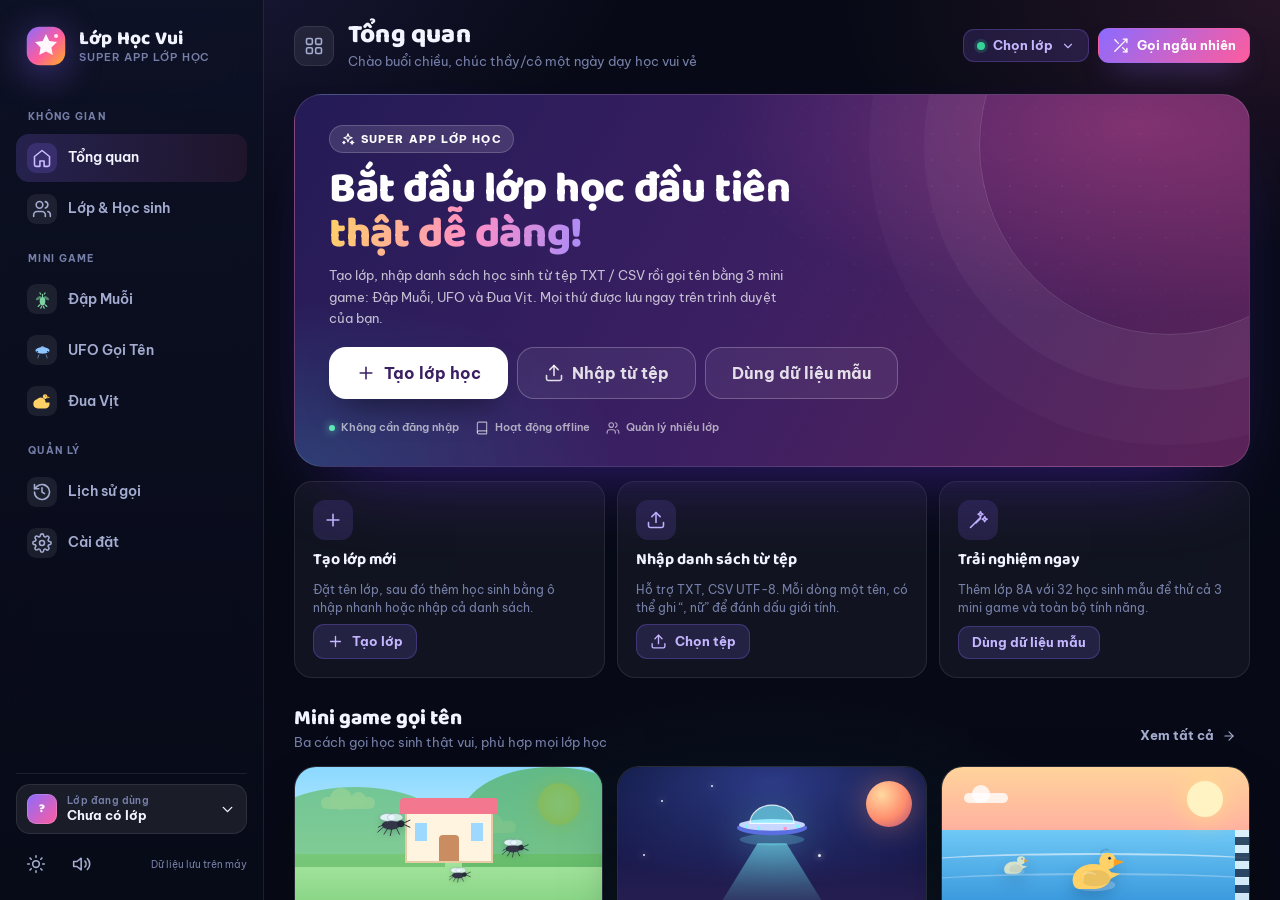
<file: index.html>
<!DOCTYPE html>
<html lang="vi" data-theme="dark">
<head>
  <meta charset="UTF-8" />
  <meta name="viewport" content="width=device-width, initial-scale=1.0, viewport-fit=cover" />
  <meta name="description" content="Lớp Học Vui — Super App gọi học sinh trả bài với 3 mini game: Đập Muỗi, UFO và Đua Vịt. Quản lý lớp, danh sách học sinh và lịch sử gọi tên." />
  <meta name="theme-color" content="#080b18" />
  <title>Lớp Học Vui — Super App gọi học sinh trả bài</title>
  <link rel="icon" href="assets/favicon.svg" type="image/svg+xml" />
  <link rel="preconnect" href="https://fonts.googleapis.com" />
  <link rel="preconnect" href="https://fonts.gstatic.com" crossorigin />
  <link href="https://fonts.googleapis.com/css2?family=Baloo+2:wght@500;600;700;800&family=Be+Vietnam+Pro:wght@400;500;600;700;800&display=swap" rel="stylesheet" />
  <link rel="stylesheet" href="assets/styles.css?v=20261119a" />
  <link rel="stylesheet" href="assets/views.css?v=20261119a" />
  <link rel="stylesheet" href="assets/games.css?v=20261119a" />
</head>
<body>
  <!-- ================= ICON SPRITE ================= -->
  <svg class="sprite" aria-hidden="true" xmlns="http://www.w3.org/2000/svg">
    <symbol id="i-home" viewBox="0 0 24 24"><path d="m3 10.2 9-7.2 9 7.2V20a2 2 0 0 1-2 2h-4.5v-6.5h-5V22H5a2 2 0 0 1-2-2z"/></symbol>
    <symbol id="i-users" viewBox="0 0 24 24"><path d="M16 21v-2a4 4 0 0 0-4-4H6a4 4 0 0 0-4 4v2"/><circle cx="9" cy="7" r="4"/><path d="M22 21v-2a4 4 0 0 0-3-3.87"/><path d="M16 3.13a4 4 0 0 1 0 7.75"/></symbol>
    <symbol id="i-user" viewBox="0 0 24 24"><path d="M19 21v-2a4 4 0 0 0-4-4H9a4 4 0 0 0-4 4v2"/><circle cx="12" cy="7" r="4"/></symbol>
    <symbol id="i-history" viewBox="0 0 24 24"><path d="M3 12a9 9 0 1 0 3-6.7L3 8"/><path d="M3 3v5h5"/><path d="M12 7v5l3 2"/></symbol>
    <symbol id="i-settings" viewBox="0 0 24 24"><circle cx="12" cy="12" r="3"/><path d="M19.4 15a1.7 1.7 0 0 0 .34 1.87l.06.06a2 2 0 1 1-2.83 2.83l-.06-.06a1.7 1.7 0 0 0-1.87-.34 1.7 1.7 0 0 0-1.03 1.56V21a2 2 0 1 1-4 0v-.09a1.7 1.7 0 0 0-1.11-1.56 1.7 1.7 0 0 0-1.87.34l-.06.06a2 2 0 1 1-2.83-2.83l.06-.06A1.7 1.7 0 0 0 4.6 15a1.7 1.7 0 0 0-1.56-1.03H3a2 2 0 1 1 0-4h.09A1.7 1.7 0 0 0 4.65 8.9a1.7 1.7 0 0 0-.34-1.87l-.06-.06a2 2 0 1 1 2.83-2.83l.06.06A1.7 1.7 0 0 0 9 4.54a1.7 1.7 0 0 0 1.03-1.56V3a2 2 0 1 1 4 0v.09A1.7 1.7 0 0 0 15.1 4.65a1.7 1.7 0 0 0 1.87-.34l.06-.06a2 2 0 1 1 2.83 2.83l-.06.06A1.7 1.7 0 0 0 19.46 9v.09A1.7 1.7 0 0 0 21 10.12H21a2 2 0 1 1 0 4h-.09a1.7 1.7 0 0 0-1.51 1.03z"/></symbol>
    <symbol id="i-plus" viewBox="0 0 24 24"><path d="M12 5v14M5 12h14"/></symbol>
    <symbol id="i-search" viewBox="0 0 24 24"><circle cx="11" cy="11" r="7"/><path d="m20 20-3.5-3.5"/></symbol>
    <symbol id="i-upload" viewBox="0 0 24 24"><path d="M21 15v4a2 2 0 0 1-2 2H5a2 2 0 0 1-2-2v-4"/><path d="m17 8-5-5-5 5"/><path d="M12 3v12"/></symbol>
    <symbol id="i-download" viewBox="0 0 24 24"><path d="M21 15v4a2 2 0 0 1-2 2H5a2 2 0 0 1-2-2v-4"/><path d="m7 10 5 5 5-5"/><path d="M12 15V3"/></symbol>
    <symbol id="i-trash" viewBox="0 0 24 24"><path d="M3 6h18"/><path d="M19 6v14a2 2 0 0 1-2 2H7a2 2 0 0 1-2-2V6"/><path d="M8 6V4a2 2 0 0 1 2-2h4a2 2 0 0 1 2 2v2"/><path d="M10 11v6M14 11v6"/></symbol>
    <symbol id="i-edit" viewBox="0 0 24 24"><path d="M12 20h9"/><path d="M16.5 3.5a2.1 2.1 0 0 1 3 3L7 19l-4 1 1-4z"/></symbol>
    <symbol id="i-check" viewBox="0 0 24 24"><path d="m20 6-11 11-5-5"/></symbol>
    <symbol id="i-x" viewBox="0 0 24 24"><path d="M18 6 6 18M6 6l12 12"/></symbol>
    <symbol id="i-chevron-down" viewBox="0 0 24 24"><path d="m6 9 6 6 6-6"/></symbol>
    <symbol id="i-chevron-right" viewBox="0 0 24 24"><path d="m9 6 6 6-6 6"/></symbol>
    <symbol id="i-arrow-left" viewBox="0 0 24 24"><path d="M19 12H5"/><path d="m12 19-7-7 7-7"/></symbol>
    <symbol id="i-arrow-right" viewBox="0 0 24 24"><path d="M5 12h14"/><path d="m12 5 7 7-7 7"/></symbol>
    <symbol id="i-play" viewBox="0 0 24 24"><path d="M7 4.5v15l13-7.5z" fill="currentColor" stroke="none"/></symbol>
    <symbol id="i-more" viewBox="0 0 24 24"><circle cx="5" cy="12" r="1.4"/><circle cx="12" cy="12" r="1.4"/><circle cx="19" cy="12" r="1.4"/></symbol>
    <symbol id="i-volume" viewBox="0 0 24 24"><path d="M11 5 6 9H2v6h4l5 4z"/><path d="M15.5 8.5a5 5 0 0 1 0 7"/><path d="M18.5 5.5a9 9 0 0 1 0 13"/></symbol>
    <symbol id="i-volume-off" viewBox="0 0 24 24"><path d="M11 5 6 9H2v6h4l5 4z"/><path d="m16 9 6 6M22 9l-6 6"/></symbol>
    <symbol id="i-moon" viewBox="0 0 24 24"><path d="M21 12.8A9 9 0 1 1 11.2 3a7 7 0 0 0 9.8 9.8z"/></symbol>
    <symbol id="i-sun" viewBox="0 0 24 24"><circle cx="12" cy="12" r="4"/><path d="M12 2v2M12 20v2M4.9 4.9l1.4 1.4M17.7 17.7l1.4 1.4M2 12h2M20 12h2M4.9 19.1l1.4-1.4M17.7 6.3l1.4-1.4"/></symbol>
    <symbol id="i-expand" viewBox="0 0 24 24"><path d="M8 3H3v5M16 3h5v5M21 16v5h-5M3 16v5h5"/></symbol>
    <symbol id="i-reset" viewBox="0 0 24 24"><path d="M3 12a9 9 0 1 0 3-6.7L3 8"/><path d="M3 3v5h5"/></symbol>
    <symbol id="i-trophy" viewBox="0 0 24 24"><path d="M8 21h8M12 17v4"/><path d="M7 4h10v5a5 5 0 0 1-10 0z"/><path d="M17 5h3v2a4 4 0 0 1-4 4M7 5H4v2a4 4 0 0 0 4 4"/></symbol>
    <symbol id="i-clock" viewBox="0 0 24 24"><circle cx="12" cy="12" r="9"/><path d="M12 7v5l3 2"/></symbol>
    <symbol id="i-calendar" viewBox="0 0 24 24"><rect x="3" y="5" width="18" height="16" rx="2"/><path d="M16 3v4M8 3v4M3 11h18"/></symbol>
    <symbol id="i-shuffle" viewBox="0 0 24 24"><path d="M16 3h5v5"/><path d="M4 20 21 3"/><path d="M21 16v5h-5"/><path d="m15 15 6 6"/><path d="M4 4l5 5"/></symbol>
    <symbol id="i-file" viewBox="0 0 24 24"><path d="M14 2H6a2 2 0 0 0-2 2v16a2 2 0 0 0 2 2h12a2 2 0 0 0 2-2V8z"/><path d="M14 2v6h6"/><path d="M8 13h8M8 17h5"/></symbol>
    <symbol id="i-grid" viewBox="0 0 24 24"><rect x="3" y="3" width="7" height="7" rx="1.5"/><rect x="14" y="3" width="7" height="7" rx="1.5"/><rect x="3" y="14" width="7" height="7" rx="1.5"/><rect x="14" y="14" width="7" height="7" rx="1.5"/></symbol>
    <symbol id="i-gamepad" viewBox="0 0 24 24"><path d="M6 11h4M8 9v4"/><circle cx="16" cy="10" r="1"/><circle cx="18.5" cy="13" r="1"/><path d="M17.3 6.5H6.7a4.7 4.7 0 0 0-4.6 5.6l.7 4.2A2.8 2.8 0 0 0 7 18l1.4-1.5h7.2L17 18a2.8 2.8 0 0 0 4.2-1.7l.7-4.2a4.7 4.7 0 0 0-4.6-5.6z"/></symbol>
    <symbol id="i-star" viewBox="0 0 24 24"><path d="m12 2.8 2.9 5.9 6.5.9-4.7 4.6 1.1 6.4-5.8-3-5.8 3 1.1-6.4L2.6 9.6l6.5-.9z"/></symbol>
    <symbol id="i-sparkles" viewBox="0 0 24 24"><path d="M12 3l1.9 5.1L19 10l-5.1 1.9L12 17l-1.9-5.1L5 10l5.1-1.9z"/><path d="M19 15l.9 2.1L22 18l-2.1.9L19 21l-.9-2.1L16 18l2.1-.9z"/><path d="M5 16l.7 1.3L7 18l-1.3.7L5 20l-.7-1.3L3 18l1.3-.7z"/></symbol>
    <symbol id="i-wand" viewBox="0 0 24 24"><path d="m3 21 12-12"/><path d="m14 4 1-2 1 2 2 1-2 1-1 2-1-2-2-1z"/><path d="m19 10 1-2 1 2 2 1-2 1-1 2-1-2-2-1z"/><path d="M15 10l-5.5 5.5"/></symbol>
    <symbol id="i-user-x" viewBox="0 0 24 24"><path d="M19 21v-2a4 4 0 0 0-4-4H7a4 4 0 0 0-4 4v2"/><circle cx="11" cy="7" r="4"/><path d="m17 9 5 5M22 9l-5 5"/></symbol>
    <symbol id="i-copy" viewBox="0 0 24 24"><rect x="9" y="9" width="12" height="12" rx="2"/><path d="M5 15H4a2 2 0 0 1-2-2V4a2 2 0 0 1 2-2h9a2 2 0 0 1 2 2v1"/></symbol>
    <symbol id="i-book" viewBox="0 0 24 24"><path d="M4 19.5A2.5 2.5 0 0 1 6.5 17H20"/><path d="M6.5 2H20v20H6.5A2.5 2.5 0 0 1 4 19.5v-15A2.5 2.5 0 0 1 6.5 2z"/></symbol>
  </svg>

  <div class="app" id="app">
    <!-- ================= SIDEBAR ================= -->
    <aside class="sidebar" id="sidebar">
      <a class="brand" href="#/dashboard" aria-label="Lớp Học Vui">
        <span class="brand-mark">
          <svg viewBox="0 0 48 48" aria-hidden="true">
            <defs>
              <linearGradient id="brandGrad" x1="0" y1="0" x2="1" y2="1">
                <stop offset="0" stop-color="#8b6bff"/><stop offset=".55" stop-color="#ff5c9d"/><stop offset="1" stop-color="#ffb020"/>
              </linearGradient>
            </defs>
            <rect x="3" y="3" width="42" height="42" rx="14" fill="url(#brandGrad)"/>
            <path d="m24 11 3.6 7.5 8.4 1.2-6.1 5.9 1.5 8.3-7.4-4-7.4 4 1.5-8.3-6.1-5.9 8.4-1.2z" fill="#fff" opacity=".95"/>
            <circle cx="35" cy="13" r="2.2" fill="#fff" opacity=".85"/>
          </svg>
        </span>
        <span class="brand-text">
          <strong>Lớp Học Vui</strong>
          <small>Super App lớp học</small>
        </span>
      </a>

      <nav class="nav" aria-label="Điều hướng chính">
        <p class="nav-label">Không gian</p>
        <a class="nav-item" href="#/dashboard" data-route="dashboard"><span class="nav-ico"><svg class="icon"><use href="#i-home"/></svg></span><span>Tổng quan</span></a>
        <a class="nav-item" href="#/classes" data-route="classes"><span class="nav-ico"><svg class="icon"><use href="#i-users"/></svg></span><span>Lớp &amp; Học sinh</span></a>
        <p class="nav-label">Mini game</p>
        <a class="nav-item" href="#/mosquito" data-route="mosquito"><span class="nav-ico game-ico mq"><svg viewBox="0 0 24 24"><ellipse cx="12" cy="14" rx="3.2" ry="5" fill="currentColor"/><ellipse cx="7.4" cy="10.5" rx="3.4" ry="1.7" transform="rotate(-30 7.4 10.5)" fill="currentColor" opacity=".55"/><ellipse cx="16.6" cy="10.5" rx="3.4" ry="1.7" transform="rotate(30 16.6 10.5)" fill="currentColor" opacity=".55"/><path d="M12 9V6M10 6l-1-1.5M14 6l1-1.5M9 18l-2 2M15 18l2 2M11 20l-1 2M13 20l1 2" stroke="currentColor" stroke-width="1.3" fill="none" stroke-linecap="round"/></svg></span><span>Đập Muỗi</span></a>
        <a class="nav-item" href="#/ufo" data-route="ufo"><span class="nav-ico game-ico ufo"><svg viewBox="0 0 24 24"><path d="M4 12c0-2 3.6-3.6 8-3.6s8 1.6 8 3.6-3.6 3.6-8 3.6-8-1.6-8-3.6z" fill="currentColor"/><path d="M9 12c0-3 1.3-5.2 3-5.2s3 2.2 3 5.2" fill="currentColor" opacity=".7"/><circle cx="6" cy="13.4" r=".8" fill="#0b1020"/><circle cx="18" cy="13.4" r=".8" fill="#0b1020"/><path d="M8 16.5 6.5 21M16 16.5 17.5 21" stroke="currentColor" stroke-width="1.2" opacity=".5"/></svg></span><span>UFO Gọi Tên</span></a>
        <a class="nav-item" href="#/duck" data-route="duck"><span class="nav-ico game-ico duck"><svg viewBox="0 0 24 24"><path d="M8 20h7a5 5 0 0 0 5-5v-2h-4.5a5.5 5.5 0 0 0-9.8-3.5A4.5 4.5 0 0 0 8 20z" fill="currentColor"/><circle cx="15" cy="6.4" r="2.6" fill="currentColor"/><path d="m17.4 6.2 3.4 1-3.3 1.4z" fill="#ffb020"/><circle cx="15.8" cy="5.7" r=".55" fill="#0b1020"/></svg></span><span>Đua Vịt</span></a>
        <p class="nav-label">Quản lý</p>
        <a class="nav-item" href="#/history" data-route="history"><span class="nav-ico"><svg class="icon"><use href="#i-history"/></svg></span><span>Lịch sử gọi</span></a>
        <a class="nav-item" href="#/settings" data-route="settings"><span class="nav-ico"><svg class="icon"><use href="#i-settings"/></svg></span><span>Cài đặt</span></a>
      </nav>

      <div class="sidebar-foot">
        <button class="class-chip" id="sidebarClassChip" type="button">
          <span class="avatar sm" id="chipAvatar">?</span>
          <span class="chip-copy"><small>Lớp đang dùng</small><strong id="chipClassName">Chưa có lớp</strong></span>
          <svg class="icon sm"><use href="#i-chevron-down"/></svg>
        </button>
        <div class="side-mini-row">
          <button class="icon-btn ghost" id="themeBtn" type="button" title="Đổi giao diện" aria-label="Đổi giao diện"><svg class="icon"><use href="#i-moon"/></svg></button>
          <button class="icon-btn ghost" id="soundBtn" type="button" title="Bật/tắt âm thanh" aria-label="Bật/tắt âm thanh"><svg class="icon"><use href="#i-volume"/></svg></button>
          <span class="mini-note">Dữ liệu lưu trên máy</span>
        </div>
      </div>
    </aside>

    <!-- ================= MAIN ================= -->
    <div class="main">
      <header class="topbar" id="topbar">
        <button class="icon-btn menu-btn" id="menuBtn" type="button" aria-label="Mở menu"><svg class="icon"><use href="#i-grid"/></svg></button>
        <div class="page-heading">
          <h1 id="pageTitle">Tổng quan</h1>
          <p id="pageSub">Chào mừng đến với lớp học vui vẻ</p>
        </div>
        <div class="top-actions">
          <button class="btn soft sm class-switch" id="topClassSwitch" type="button">
            <span class="dot-dot"></span><span id="topClassLabel">Chọn lớp</span><svg class="icon xs"><use href="#i-chevron-down"/></svg>
          </button>
          <button class="btn primary sm quick-pick" id="quickPickBtn" type="button"><svg class="icon sm"><use href="#i-shuffle"/></svg><span>Gọi ngẫu nhiên</span></button>
        </div>
      </header>

      <main class="view" id="view" tabindex="-1"></main>

      <nav class="bottom-nav" aria-label="Điều hướng di động">
        <a href="#/dashboard" data-route="dashboard"><svg class="icon"><use href="#i-home"/></svg><span>Tổng quan</span></a>
        <a href="#/classes" data-route="classes"><svg class="icon"><use href="#i-users"/></svg><span>Lớp</span></a>
        <a href="#/play" data-route="play" class="bottom-play"><span><svg class="icon"><use href="#i-gamepad"/></svg></span><span>Chơi</span></a>
        <a href="#/history" data-route="history"><svg class="icon"><use href="#i-history"/></svg><span>Lịch sử</span></a>
        <a href="#/settings" data-route="settings"><svg class="icon"><use href="#i-settings"/></svg><span>Cài đặt</span></a>
      </nav>
    </div>
  </div>

  <div id="modalRoot"></div>
  <div class="toast-root" id="toastRoot" aria-live="polite"></div>
  <input type="file" id="fileInput" accept=".txt,.csv,.json,text/plain,text/csv,application/json" hidden />

  <script src="assets/core.js?v=20261119a"></script>
  <script src="assets/games.js?v=20261119a"></script>
  <script src="assets/manage.js?v=20261119a"></script>
  <script src="assets/app.js?v=20261119a"></script>
</body>
</html>
</file>
<file: assets/styles.css>
/* ==========================================================
   LỚP HỌC VUI — Super App gọi học sinh trả bài
   Core design system + app shell + shared components
   ========================================================== */

/* ---------- Tokens ---------- */
:root {
  --bg: #070a16;
  --bg-soft: #0b1020;
  --surface: rgba(255, 255, 255, 0.045);
  --surface-2: rgba(255, 255, 255, 0.075);
  --surface-3: rgba(255, 255, 255, 0.11);
  --stroke: rgba(255, 255, 255, 0.085);
  --stroke-2: rgba(255, 255, 255, 0.14);
  --text: #f2f4ff;
  --muted: #a4acd0;
  --faint: #767fa8;
  --brand: #8b6bff;
  --brand-deep: #6d4dff;
  --pink: #ff5c9d;
  --amber: #ffb020;
  --cyan: #35d6e8;
  --green: #36d399;
  --red: #fb7185;
  --violet-soft: rgba(139, 107, 255, 0.16);
  --grad-brand: linear-gradient(135deg, #8b6bff 0%, #ff5c9d 100%);
  --grad-warm: linear-gradient(135deg, #ffb020, #ff5c9d);
  --grad-cool: linear-gradient(135deg, #35d6e8, #8b6bff);
  --radius-xl: 28px;
  --radius: 22px;
  --radius-sm: 14px;
  --shadow: 0 24px 60px -28px rgba(0, 0, 0, 0.85);
  --shadow-pop: 0 30px 80px -24px rgba(0, 0, 0, 0.9);
  --font-display: "Baloo 2", "Be Vietnam Pro", "Segoe UI", sans-serif;
  --font-body: "Be Vietnam Pro", "Segoe UI", system-ui, sans-serif;
  --sidebar-w: 264px;
  --tr: cubic-bezier(0.22, 1, 0.36, 1);
  color-scheme: dark;
}

html[data-theme="light"] {
  --bg: #f2f4ff;
  --bg-soft: #e9edff;
  --surface: rgba(255, 255, 255, 0.78);
  --surface-2: rgba(255, 255, 255, 0.95);
  --surface-3: rgba(99, 91, 255, 0.08);
  --stroke: rgba(20, 28, 60, 0.09);
  --stroke-2: rgba(20, 28, 60, 0.16);
  --text: #151b35;
  --muted: #5d6688;
  --faint: #7d86a6;
  --violet-soft: rgba(109, 77, 255, 0.1);
  --shadow: 0 24px 50px -32px rgba(37, 43, 90, 0.35);
  --shadow-pop: 0 30px 70px -26px rgba(37, 43, 90, 0.4);
  color-scheme: light;
}

/* ---------- Reset ---------- */
*, *::before, *::after { box-sizing: border-box; }
* { margin: 0; padding: 0; }
html, body { height: 100%; }
html { -webkit-text-size-adjust: 100%; scroll-behavior: smooth; }
body {
  font-family: var(--font-body);
  font-size: 14.5px;
  line-height: 1.55;
  color: var(--text);
  background: var(--bg);
  overflow: hidden;
  -webkit-font-smoothing: antialiased;
  text-rendering: optimizeLegibility;
}
body::before {
  content: "";
  position: fixed;
  inset: 0;
  z-index: -1;
  background:
    radial-gradient(900px 500px at 8% -8%, rgba(139, 107, 255, 0.18), transparent 60%),
    radial-gradient(800px 460px at 100% 0%, rgba(255, 92, 157, 0.12), transparent 55%),
    radial-gradient(700px 500px at 60% 110%, rgba(53, 214, 232, 0.09), transparent 60%),
    var(--bg);
}
html[data-theme="light"] body::before {
  background:
    radial-gradient(900px 500px at 8% -8%, rgba(139, 107, 255, 0.16), transparent 60%),
    radial-gradient(800px 460px at 100% 0%, rgba(255, 92, 157, 0.12), transparent 55%),
    radial-gradient(700px 500px at 60% 110%, rgba(53, 214, 232, 0.14), transparent 60%),
    var(--bg);
}
button, input, select, textarea { font: inherit; color: inherit; }
button { background: none; border: 0; cursor: pointer; }
a { color: inherit; text-decoration: none; }
img, svg { display: block; }
ul, ol { list-style: none; }
::selection { background: rgba(139, 107, 255, 0.4); color: #fff; }
:focus-visible { outline: 2px solid var(--brand); outline-offset: 2px; }
.sprite { position: absolute; width: 0; height: 0; overflow: hidden; }
.icon {
  width: 20px; height: 20px; flex: none;
  fill: none; stroke: currentColor; stroke-width: 1.9;
  stroke-linecap: round; stroke-linejoin: round;
}
.icon.sm { width: 17px; height: 17px; }
.icon.xs { width: 14px; height: 14px; }
.icon.lg { width: 24px; height: 24px; }

/* Scrollbars */
* { scrollbar-width: thin; scrollbar-color: rgba(140, 148, 190, 0.35) transparent; }
*::-webkit-scrollbar { width: 9px; height: 9px; }
*::-webkit-scrollbar-thumb { background: rgba(140, 148, 190, 0.32); border-radius: 99px; border: 2px solid transparent; background-clip: padding-box; }
*::-webkit-scrollbar-thumb:hover { background: rgba(140, 148, 190, 0.5); background-clip: padding-box; border: 2px solid transparent; }

/* ---------- App shell ---------- */
.app { display: flex; height: 100dvh; position: relative; }

.sidebar {
  width: var(--sidebar-w);
  flex: none;
  display: flex;
  flex-direction: column;
  gap: 10px;
  padding: 20px 16px 16px;
  border-right: 1px solid var(--stroke);
  background: linear-gradient(180deg, rgba(13, 17, 36, 0.9), rgba(8, 11, 24, 0.75));
  backdrop-filter: blur(20px);
  z-index: 40;
}
html[data-theme="light"] .sidebar {
  background: linear-gradient(180deg, rgba(255, 255, 255, 0.85), rgba(244, 246, 255, 0.7));
}
.brand { display: flex; align-items: center; gap: 11px; padding: 4px 8px 16px; }
.brand-mark { width: 44px; height: 44px; flex: none; filter: drop-shadow(0 8px 18px rgba(139, 107, 255, 0.45)); }
.brand-mark svg { width: 100%; height: 100%; }
.brand-text { display: flex; flex-direction: column; line-height: 1.15; min-width: 0; }
.brand-text strong { font-family: var(--font-display); font-size: 19px; font-weight: 800; letter-spacing: 0.2px; white-space: nowrap; }
.brand-text small { color: var(--faint); font-size: 10.5px; font-weight: 600; letter-spacing: 0.9px; text-transform: uppercase; }

.nav { display: flex; flex-direction: column; gap: 3px; overflow-y: auto; flex: 1; padding-bottom: 8px; }
.nav-label {
  font-size: 10px; text-transform: uppercase; letter-spacing: 1.3px;
  color: var(--faint); font-weight: 700; padding: 15px 12px 6px;
}
.nav-item {
  display: flex; align-items: center; gap: 11px;
  padding: 9px 11px; border-radius: 13px;
  color: var(--muted); font-weight: 600; font-size: 13.5px;
  transition: background 0.18s var(--tr), color 0.18s var(--tr), transform 0.18s var(--tr);
  position: relative; white-space: nowrap;
}
.nav-item:hover { background: var(--surface-2); color: var(--text); }
.nav-item.active { background: linear-gradient(90deg, rgba(139, 107, 255, 0.2), rgba(255, 92, 157, 0.08)); color: var(--text); }
.nav-item.active::before {
  content: ""; position: absolute; left: -16px; top: 50%; transform: translateY(-50%);
  width: 4px; height: 22px; border-radius: 0 4px 4px 0; background: var(--grad-brand);
}
.nav-ico {
  width: 30px; height: 30px; border-radius: 9px; flex: none;
  display: grid; place-items: center;
  background: var(--surface-2); color: var(--muted);
  transition: inherit;
}
.nav-item.active .nav-ico { background: rgba(139, 107, 255, 0.2); color: #c9bcff; }
html[data-theme="light"] .nav-item.active .nav-ico { color: var(--brand-deep); }
.nav-ico.game-ico svg { width: 21px; height: 21px; }
.nav-ico.game-ico.mq { color: #7dd3a4; }
.nav-ico.game-ico.ufo { color: #8ec5ff; }
.nav-ico.game-ico.duck { color: #ffd166; }
.nav-item.active .nav-ico.game-ico { background: var(--surface-3); }

.sidebar-foot { display: flex; flex-direction: column; gap: 10px; padding-top: 10px; border-top: 1px solid var(--stroke); }
.class-chip {
  display: flex; align-items: center; gap: 10px; text-align: left;
  padding: 9px 10px; border-radius: 14px; background: var(--surface-2);
  border: 1px solid var(--stroke); transition: 0.2s var(--tr); min-width: 0;
}
.class-chip:hover { border-color: var(--stroke-2); background: var(--surface-3); }
.chip-copy { display: flex; flex-direction: column; min-width: 0; flex: 1; line-height: 1.25; }
.chip-copy small { font-size: 10px; color: var(--faint); font-weight: 600; letter-spacing: 0.4px; }
.chip-copy strong { font-size: 13px; white-space: nowrap; overflow: hidden; text-overflow: ellipsis; }
.side-mini-row { display: flex; align-items: center; gap: 6px; }
.mini-note { margin-left: auto; font-size: 10px; color: var(--faint); text-align: right; line-height: 1.3; }

/* ---------- Main / topbar ---------- */
.main { flex: 1; min-width: 0; display: flex; flex-direction: column; height: 100dvh; overflow: hidden; }
.topbar {
  display: flex; align-items: center; gap: 14px;
  padding: 20px 30px 14px; flex: none;
}
.menu-btn { display: none; }
.page-heading { min-width: 0; flex: 1; }
.page-heading h1 { font-family: var(--font-display); font-size: 26px; font-weight: 800; line-height: 1.2; letter-spacing: 0.2px; }
.page-heading p { color: var(--faint); font-size: 12.5px; margin-top: 1px; white-space: nowrap; overflow: hidden; text-overflow: ellipsis; }
.top-actions { display: flex; align-items: center; gap: 9px; flex: none; }
.class-switch { max-width: 220px; }
.class-switch span { white-space: nowrap; overflow: hidden; text-overflow: ellipsis; }
.dot-dot { width: 8px; height: 8px; border-radius: 50%; background: var(--green); box-shadow: 0 0 0 3px rgba(54, 211, 153, 0.18); flex: none; }

.view { flex: 1; overflow-y: auto; overflow-x: hidden; padding: 8px 30px 44px; outline: none; }
body.game-mode .topbar { display: none; }
body.game-mode .bottom-nav { display: none; }
body.game-mode .view { padding: 0; overflow: hidden; }

.bottom-nav { display: none; }

/* ---------- Buttons ---------- */
.btn {
  display: inline-flex; align-items: center; justify-content: center; gap: 8px;
  padding: 11px 18px; border-radius: 14px;
  font-weight: 650; font-size: 13.5px; line-height: 1.2;
  border: 1px solid var(--stroke); background: var(--surface-2); color: var(--text);
  transition: transform 0.16s var(--tr), background 0.16s, border-color 0.16s, box-shadow 0.2s;
  white-space: nowrap; user-select: none;
}
.btn:hover { background: var(--surface-3); border-color: var(--stroke-2); transform: translateY(-1px); }
.btn:active { transform: translateY(0) scale(0.985); }
.btn:disabled { opacity: 0.45; pointer-events: none; }
.btn.sm { padding: 8px 13px; font-size: 12.5px; border-radius: 11px; }
.btn.lg { padding: 15px 26px; font-size: 15.5px; border-radius: 17px; }
.btn.primary {
  background: var(--grad-brand); border-color: transparent; color: #fff;
  box-shadow: 0 14px 30px -14px rgba(139, 107, 255, 0.85);
}
.btn.primary:hover { filter: brightness(1.08); box-shadow: 0 18px 36px -12px rgba(255, 92, 157, 0.5); }
.btn.soft { background: var(--violet-soft); border-color: rgba(139, 107, 255, 0.28); color: #c4b6ff; }
html[data-theme="light"] .btn.soft { color: var(--brand-deep); }
.btn.soft:hover { background: rgba(139, 107, 255, 0.24); }
.btn.ghost { background: transparent; border-color: transparent; color: var(--muted); }
.btn.ghost:hover { background: var(--surface-2); color: var(--text); }
.btn.danger { background: rgba(251, 113, 133, 0.12); border-color: rgba(251, 113, 133, 0.25); color: #ff9bad; }
.btn.danger:hover { background: rgba(251, 113, 133, 0.2); }
.btn.block { width: 100%; }

.icon-btn {
  width: 40px; height: 40px; border-radius: 12px; flex: none;
  display: inline-grid; place-items: center;
  background: var(--surface-2); border: 1px solid var(--stroke); color: var(--muted);
  transition: 0.16s var(--tr);
}
.icon-btn:hover { background: var(--surface-3); color: var(--text); transform: translateY(-1px); }
.icon-btn.ghost { background: transparent; border-color: transparent; }
.icon-btn.ghost:hover { background: var(--surface-2); }
.icon-btn.sm { width: 32px; height: 32px; border-radius: 10px; }
.icon-btn.danger:hover { color: var(--red); background: rgba(251, 113, 133, 0.14); }

/* ---------- Panels / layout helpers ---------- */
.panel {
  background: var(--surface);
  border: 1px solid var(--stroke);
  border-radius: var(--radius);
  box-shadow: var(--shadow);
  backdrop-filter: blur(16px);
}
.panel-pad { padding: 20px; }
.panel-head { display: flex; align-items: center; gap: 10px; padding: 18px 20px 0; }
.panel-head h3 { font-family: var(--font-display); font-size: 17px; font-weight: 700; flex: 1; }
.panel-head p { font-size: 12px; color: var(--faint); }
.section-head { display: flex; align-items: flex-end; gap: 12px; margin: 28px 0 14px; }
.section-head h2 { font-family: var(--font-display); font-size: 21px; font-weight: 800; line-height: 1.2; }
.section-head p { color: var(--faint); font-size: 12.5px; margin-top: 2px; }
.section-head .spacer { flex: 1; }
.eyebrow {
  display: inline-flex; align-items: center; gap: 6px;
  font-size: 10.5px; font-weight: 700; letter-spacing: 1.2px; text-transform: uppercase;
  color: var(--faint);
}
.muted { color: var(--muted); }
.faint { color: var(--faint); }
.row { display: flex; align-items: center; gap: 10px; }
.wrap { flex-wrap: wrap; }
.spacer { flex: 1; }
.hidden { display: none !important; }

/* ---------- Pills / badges / avatars ---------- */
.pill {
  display: inline-flex; align-items: center; gap: 6px;
  padding: 5px 10px; border-radius: 99px;
  font-size: 11px; font-weight: 700; letter-spacing: 0.2px;
  background: var(--surface-2); border: 1px solid var(--stroke); color: var(--muted);
}
.pill.green { background: rgba(54, 211, 153, 0.12); border-color: rgba(54, 211, 153, 0.22); color: #5ee6b5; }
.pill.red { background: rgba(251, 113, 133, 0.12); border-color: rgba(251, 113, 133, 0.22); color: #ff9bad; }
.pill.violet { background: var(--violet-soft); border-color: rgba(139, 107, 255, 0.25); color: #c4b6ff; }
.pill.amber { background: rgba(255, 176, 32, 0.12); border-color: rgba(255, 176, 32, 0.25); color: #ffc95c; }
.pill.cyan { background: rgba(53, 214, 232, 0.12); border-color: rgba(53, 214, 232, 0.22); color: #6fe6f3; }
html[data-theme="light"] .pill.green { color: #0d8a5f; }
html[data-theme="light"] .pill.red { color: #c83a52; }
html[data-theme="light"] .pill.violet { color: var(--brand-deep); }
html[data-theme="light"] .pill.amber { color: #a56b00; }
html[data-theme="light"] .pill.cyan { color: #067f8c; }

.avatar {
  width: 38px; height: 38px; border-radius: 12px; flex: none;
  display: grid; place-items: center;
  font-family: var(--font-display); font-weight: 800; font-size: 15px;
  color: #fff; background: linear-gradient(135deg, #8b6bff, #ff5c9d);
  box-shadow: inset 0 0 0 1px rgba(255, 255, 255, 0.16);
}
.avatar.sm { width: 30px; height: 30px; border-radius: 9px; font-size: 12px; }
.avatar.lg { width: 54px; height: 54px; border-radius: 16px; font-size: 21px; }

/* ---------- Forms ---------- */
.field { display: flex; flex-direction: column; gap: 6px; }
.field > label { font-size: 12px; font-weight: 700; color: var(--muted); }
.field .hint { font-size: 11px; color: var(--faint); line-height: 1.45; }
.input, .textarea, .select {
  width: 100%; padding: 11px 13px; border-radius: 12px;
  background: rgba(255, 255, 255, 0.05);
  border: 1px solid var(--stroke-2); color: var(--text);
  font-size: 13.5px; transition: border-color 0.16s, background 0.16s, box-shadow 0.16s;
}
html[data-theme="light"] .input, html[data-theme="light"] .textarea, html[data-theme="light"] .select { background: rgba(255, 255, 255, 0.85); }
.input::placeholder, .textarea::placeholder { color: var(--faint); }
.input:focus, .textarea:focus, .select:focus { outline: none; border-color: var(--brand); box-shadow: 0 0 0 3px rgba(139, 107, 255, 0.18); }
.textarea { resize: vertical; min-height: 120px; line-height: 1.65; }
.select { appearance: none; cursor: pointer; background-image: url("data:image/svg+xml,%3Csvg xmlns='http://www.w3.org/2000/svg' width='16' height='16' fill='none' stroke='%239aa3c7' stroke-width='2' stroke-linecap='round'%3E%3Cpath d='m4 6 4 4 4-4'/%3E%3C/svg%3E"); background-repeat: no-repeat; background-position: right 12px center; padding-right: 36px; }
.select option { background: #121731; color: #f2f4ff; }
html[data-theme="light"] .select option { background: #fff; color: #151b35; }
.search-box { position: relative; }
.search-box .icon { position: absolute; left: 12px; top: 50%; transform: translateY(-50%); color: var(--faint); width: 17px; height: 17px; }
.search-box .input { padding-left: 37px; }
.input-row { display: flex; gap: 8px; }
.input-row .input { flex: 1; }

.switch { position: relative; display: inline-flex; align-items: center; gap: 10px; cursor: pointer; user-select: none; }
.switch input { position: absolute; opacity: 0; width: 0; height: 0; }
.switch .track {
  width: 42px; height: 24px; border-radius: 99px; flex: none;
  background: rgba(140, 148, 190, 0.28); border: 1px solid var(--stroke);
  transition: background 0.2s, border-color 0.2s; position: relative;
}
.switch .track::after {
  content: ""; position: absolute; top: 2px; left: 2px;
  width: 18px; height: 18px; border-radius: 50%; background: #fff;
  transition: transform 0.22s var(--tr); box-shadow: 0 2px 5px rgba(0, 0, 0, 0.3);
}
.switch input:checked + .track { background: var(--brand); border-color: transparent; }
.switch input:checked + .track::after { transform: translateX(18px); }
.switch input:focus-visible + .track { outline: 2px solid var(--brand); outline-offset: 2px; }
.switch .switch-label { font-size: 12.5px; font-weight: 600; }
.switch .switch-label small { display: block; color: var(--faint); font-size: 10.5px; font-weight: 500; }

.stepper { display: inline-flex; align-items: center; gap: 2px; background: var(--surface-2); border: 1px solid var(--stroke); border-radius: 12px; padding: 3px; }
.stepper button { width: 30px; height: 30px; border-radius: 9px; display: grid; place-items: center; color: var(--muted); font-size: 17px; font-weight: 700; }
.stepper button:hover { background: var(--surface-3); color: var(--text); }
.stepper .val { min-width: 34px; text-align: center; font-weight: 800; font-family: var(--font-display); font-size: 15px; }

/* ---------- Tabs / segmented ---------- */
.segmented { display: inline-flex; gap: 3px; background: var(--surface-2); border: 1px solid var(--stroke); border-radius: 12px; padding: 3px; }
.segmented button {
  padding: 6px 13px; border-radius: 9px; font-size: 12px; font-weight: 700; color: var(--faint);
  transition: 0.16s;
}
.segmented button:hover { color: var(--text); }
.segmented button.active { background: var(--surface-3); color: var(--text); box-shadow: 0 2px 8px rgba(0, 0, 0, 0.2); }
.segmented .count { opacity: 0.6; margin-left: 4px; font-size: 10px; }

/* ---------- Empty states ---------- */
.empty {
  display: flex; flex-direction: column; align-items: center; justify-content: center;
  text-align: center; padding: 44px 24px; gap: 7px; color: var(--faint);
}
.empty .bubble {
  width: 64px; height: 64px; border-radius: 20px; display: grid; place-items: center;
  background: var(--surface-2); border: 1px solid var(--stroke); margin-bottom: 5px;
  font-size: 28px;
}
.empty h4 { font-family: var(--font-display); font-size: 17px; color: var(--text); font-weight: 700; }
.empty p { font-size: 12.5px; max-width: 330px; line-height: 1.6; }
.empty .btn { margin-top: 10px; }

/* ---------- Toasts ---------- */
.toast-root { position: fixed; right: 20px; bottom: 20px; z-index: 200; display: flex; flex-direction: column; gap: 9px; pointer-events: none; }
.toast {
  display: flex; align-items: center; gap: 10px;
  min-width: 240px; max-width: 360px; padding: 12px 15px;
  border-radius: 14px; background: #151b32; border: 1px solid var(--stroke-2);
  box-shadow: var(--shadow-pop); font-size: 12.5px; font-weight: 600;
  animation: toastIn 0.35s var(--tr) both; pointer-events: auto;
}
.toast.out { animation: toastOut 0.3s ease forwards; }
.toast .toast-ico { width: 28px; height: 28px; border-radius: 9px; display: grid; place-items: center; flex: none; background: var(--violet-soft); color: #c4b6ff; }
.toast.good .toast-ico { background: rgba(54, 211, 153, 0.14); color: #5ee6b5; }
.toast.bad .toast-ico { background: rgba(251, 113, 133, 0.14); color: #ff9bad; }
html[data-theme="light"] .toast { background: #fff; }
@keyframes toastIn { from { opacity: 0; transform: translateY(14px) scale(0.96); } }
@keyframes toastOut { to { opacity: 0; transform: translateY(8px) scale(0.97); } }

/* ---------- Modals ---------- */
.modal-backdrop {
  position: fixed; inset: 0; z-index: 150;
  background: rgba(4, 6, 15, 0.7); backdrop-filter: blur(9px);
  display: grid; place-items: center; padding: 20px;
  animation: fadeIn 0.2s ease both;
}
.modal {
  width: min(580px, 100%); max-height: min(88vh, 780px);
  background: #0f1428; border: 1px solid var(--stroke-2);
  border-radius: 24px; box-shadow: var(--shadow-pop);
  display: flex; flex-direction: column; overflow: hidden;
  animation: popIn 0.32s var(--tr) both;
}
html[data-theme="light"] .modal { background: #fff; }
.modal.wide { width: min(760px, 100%); }
.modal.slim { width: min(440px, 100%); }
.modal-head { display: flex; align-items: flex-start; gap: 10px; padding: 20px 20px 0; }
.modal-head .mh-copy { flex: 1; min-width: 0; }
.modal-head h3 { font-family: var(--font-display); font-size: 20px; font-weight: 800; line-height: 1.25; }
.modal-head p { color: var(--faint); font-size: 12px; margin-top: 2px; line-height: 1.5; }
.modal-body { padding: 18px 20px; overflow-y: auto; display: flex; flex-direction: column; gap: 15px; }
.modal-foot { display: flex; align-items: center; gap: 8px; padding: 14px 20px 18px; border-top: 1px solid var(--stroke); background: rgba(255, 255, 255, 0.015); }
.modal-foot .spacer { flex: 1; }
.close-x { width: 34px; height: 34px; border-radius: 10px; display: grid; place-items: center; color: var(--faint); flex: none; }
.close-x:hover { background: var(--surface-2); color: var(--text); }
@keyframes fadeIn { from { opacity: 0; } }
@keyframes popIn { from { opacity: 0; transform: translateY(16px) scale(0.97); } }

/* ---------- Dropdown menu ---------- */
.menu-pop {
  position: fixed; z-index: 160; min-width: 176px; padding: 6px;
  background: #141a31; border: 1px solid var(--stroke-2);
  border-radius: 14px; box-shadow: var(--shadow-pop);
  animation: popIn 0.2s var(--tr) both;
}
html[data-theme="light"] .menu-pop { background: #fff; }
.menu-item { display: flex; align-items: center; gap: 9px; width: 100%; padding: 9px 11px; border-radius: 9px; font-size: 12.5px; font-weight: 600; color: var(--muted); text-align: left; }
.menu-item:hover { background: var(--surface-2); color: var(--text); }
.menu-item.danger { color: #ff9bad; }
.menu-item.danger:hover { background: rgba(251, 113, 133, 0.12); }
.menu-sep { height: 1px; background: var(--stroke); margin: 5px 6px; }

/* ---------- Utility animations ---------- */
@keyframes floaty { 0%, 100% { transform: translateY(0) rotate(var(--r, 0deg)); } 50% { transform: translateY(-9px) rotate(var(--r, 0deg)); } }
@keyframes pulseGlow { 0%, 100% { opacity: 0.55; transform: scale(1); } 50% { opacity: 1; transform: scale(1.06); } }
@keyframes spin { to { transform: rotate(360deg); } }
@keyframes shimmer { 100% { background-position: 200% 0; } }

/* ---------- Responsive shell ---------- */
@media (max-width: 1180px) {
  :root { --sidebar-w: 84px; }
  .brand { justify-content: center; padding: 4px 0 16px; }
  .brand-text, .nav-label, .nav-item > span:last-child, .chip-copy, .sidebar-foot .icon-btn, .mini-note { display: none; }
  .nav-item { justify-content: center; padding: 9px; }
  .nav-item.active::before { left: -16px; }
  .class-chip { justify-content: center; }
  .sidebar-foot { align-items: center; }
  .side-mini-row { display: none; }
  .page-heading h1 { font-size: 24px; }
}
@media (max-width: 860px) {
  :root { --sidebar-w: 264px; }
  .sidebar {
    position: fixed; inset: 0 auto 0 0; transform: translateX(-104%);
    transition: transform 0.34s var(--tr); box-shadow: var(--shadow-pop);
    background: #0b1020;
  }
  html[data-theme="light"] .sidebar { background: #fff; }
  .app.nav-open .sidebar { transform: translateX(0); }
  .app.nav-open::after {
    content: ""; position: fixed; inset: 0; background: rgba(3, 5, 14, 0.55);
    backdrop-filter: blur(3px); z-index: 35;
  }
  .brand { justify-content: flex-start; padding: 4px 8px 16px; }
  .brand-text, .nav-label, .nav-item > span:last-child, .chip-copy, .sidebar-foot .icon-btn, .mini-note { display: revert; }
  .nav-item { justify-content: flex-start; padding: 9px 11px; }
  .sidebar-foot { align-items: stretch; }
  .side-mini-row { display: flex; }
  .menu-btn { display: inline-grid; }
  .topbar { padding: 14px 16px 10px; gap: 10px; }
  .view { padding: 4px 16px 100px; }
  .page-heading h1 { font-size: 21px; }
  .page-heading p { font-size: 11.5px; }
  .quick-pick span { display: none; }
  .quick-pick { padding: 9px 11px; }
  .class-switch { max-width: 140px; }

  .bottom-nav {
    display: flex; position: fixed; left: 12px; right: 12px; bottom: 10px; z-index: 30;
    background: rgba(15, 20, 40, 0.92); border: 1px solid var(--stroke-2);
    border-radius: 20px; padding: 7px 6px calc(7px + env(safe-area-inset-bottom, 0px));
    backdrop-filter: blur(20px); box-shadow: var(--shadow-pop);
    justify-content: space-around; align-items: center;
  }
  html[data-theme="light"] .bottom-nav { background: rgba(255, 255, 255, 0.94); }
  .bottom-nav a {
    display: flex; flex-direction: column; align-items: center; gap: 3px;
    font-size: 9.5px; font-weight: 700; color: var(--faint); padding: 4px 8px; border-radius: 12px;
    min-width: 52px; transition: color 0.16s;
  }
  .bottom-nav a .icon { width: 21px; height: 21px; }
  .bottom-nav a.active { color: var(--text); }
  .bottom-nav a.active .icon { color: var(--brand); }
  .bottom-nav .bottom-play { margin-top: -24px; }
  .bottom-nav .bottom-play > span:first-child {
    width: 52px; height: 52px; border-radius: 18px; display: grid; place-items: center;
    background: var(--grad-brand); color: #fff; box-shadow: 0 14px 30px -10px rgba(139, 107, 255, 0.8);
  }
  .bottom-nav .bottom-play > span:first-child .icon { width: 25px; height: 25px; color: #fff; }
  .bottom-nav .bottom-play.active > span:first-child { filter: brightness(1.12); }
  .toast-root { left: 16px; right: 16px; bottom: 88px; align-items: center; }
  .toast { width: 100%; max-width: none; }
}
@media (max-width: 520px) {
  .page-heading p { display: none; }
  .page-heading h1 { font-size: 20px; }
  .class-switch { max-width: 110px; font-size: 11.5px; }
  .modal-backdrop { padding: 12px; }
  .modal { border-radius: 20px; max-height: 92vh; }
  .modal-head { padding: 16px 16px 0; }
  .modal-body { padding: 15px 16px; }
  .modal-foot { padding: 12px 16px 15px; flex-wrap: wrap; }
}

/* ---------- Reduced motion ---------- */
@media (prefers-reduced-motion: reduce) {
  *, *::before, *::after { animation-duration: 0.001s !important; animation-iteration-count: 1 !important; transition-duration: 0.001s !important; }
  html { scroll-behavior: auto; }
}
</file>
<file: assets/views.css>
/* ==========================================================
   LỚP HỌC VUI — Views: dashboard, classes, history, settings
   ========================================================== */

/* ================= DASHBOARD ================= */
.dash { animation: viewIn 0.35s var(--tr) both; }
@keyframes viewIn { from { opacity: 0; transform: translateY(8px); } }

.hero {
  position: relative; display: grid; grid-template-columns: 1.15fr 0.85fr;
  gap: 12px; padding: 30px 34px; border-radius: var(--radius-xl);
  border: 1px solid rgba(255, 255, 255, 0.12);
  background:
    radial-gradient(700px 320px at 88% 8%, rgba(255, 92, 157, 0.3), transparent 60%),
    radial-gradient(600px 300px at 0% 100%, rgba(53, 214, 232, 0.18), transparent 55%),
    linear-gradient(120deg, #241b56 0%, #3b1f63 48%, #5b2358 100%);
  overflow: hidden; box-shadow: 0 34px 80px -40px rgba(80, 40, 180, 0.75);
  min-height: 262px;
}
.hero::before {
  content: ""; position: absolute; inset: 0;
  background-image: radial-gradient(rgba(255, 255, 255, 0.2) 1px, transparent 1px);
  background-size: 26px 26px; opacity: 0.28; mask-image: radial-gradient(600px 300px at 75% 30%, #000, transparent 75%);
}
.hero::after {
  content: ""; position: absolute; width: 380px; height: 380px; border-radius: 50%;
  right: -110px; top: -140px; border: 1px solid rgba(255, 255, 255, 0.15);
  box-shadow: 0 0 0 55px rgba(255, 255, 255, 0.035), 0 0 0 110px rgba(255, 255, 255, 0.025);
}
.hero-copy { position: relative; z-index: 2; display: flex; flex-direction: column; align-items: flex-start; }
.hero-badge {
  display: inline-flex; align-items: center; gap: 6px;
  padding: 5px 11px; border-radius: 99px; font-size: 10.5px; font-weight: 800; letter-spacing: 1.1px;
  text-transform: uppercase; color: #ffffff; background: rgba(255, 255, 255, 0.12);
  border: 1px solid rgba(255, 255, 255, 0.18); backdrop-filter: blur(6px);
}
.hero h2 {
  font-family: var(--font-display); font-size: clamp(30px, 3.4vw, 43px); line-height: 1.05;
  font-weight: 800; margin: 14px 0 8px; color: #fff; letter-spacing: -0.4px;
}
.hero h2 em { font-style: normal; background: linear-gradient(100deg, #ffd166, #ff8fc4 55%, #a78bfa); -webkit-background-clip: text; background-clip: text; color: transparent; }
.hero-copy > p { color: rgba(255, 255, 255, 0.72); font-size: 13px; max-width: 470px; line-height: 1.65; }
.hero-actions { display: flex; gap: 9px; margin-top: 18px; flex-wrap: wrap; }
.hero .btn.primary { background: #fff; color: #3b1f63; box-shadow: 0 16px 34px -14px rgba(0, 0, 0, 0.6); }
.hero .btn.primary:hover { background: #fff; filter: brightness(0.96); }
.hero .btn.ghost { color: rgba(255, 255, 255, 0.85); border-color: rgba(255, 255, 255, 0.24); background: rgba(255, 255, 255, 0.06); }
.hero .btn.ghost:hover { background: rgba(255, 255, 255, 0.13); color: #fff; }
.hero-meta { display: flex; gap: 16px; margin-top: 20px; flex-wrap: wrap; }
.hero-meta span { display: inline-flex; align-items: center; gap: 6px; font-size: 11px; color: rgba(255, 255, 255, 0.62); font-weight: 600; }
.hero-meta .dot { width: 6px; height: 6px; border-radius: 50%; background: #5ee6b5; box-shadow: 0 0 8px #5ee6b5; }

.hero-art { position: relative; z-index: 2; min-height: 220px; }
.hero-orb { position: absolute; width: 170px; height: 170px; border-radius: 50%; right: 52px; top: 24px; background: radial-gradient(circle at 35% 30%, #ffe1a8, #ff8fc4 45%, #8b6bff 80%); filter: blur(2px); opacity: 0.9; animation: floaty 7s ease-in-out infinite; box-shadow: 0 0 90px rgba(255, 143, 196, 0.45); }
.hero-orb::after { content: ""; position: absolute; inset: 18px; border-radius: 50%; border: 2px dashed rgba(255, 255, 255, 0.35); }
.float-card {
  position: absolute; display: flex; align-items: center; gap: 8px;
  padding: 9px 13px 9px 9px; border-radius: 15px; color: #fff;
  background: rgba(255, 255, 255, 0.13); border: 1px solid rgba(255, 255, 255, 0.22);
  backdrop-filter: blur(12px); box-shadow: 0 18px 34px -18px rgba(0, 0, 0, 0.6);
  animation: floaty 6s ease-in-out infinite;
}
.float-card .avatar { width: 32px; height: 32px; border-radius: 10px; font-size: 13px; }
.float-card .fc-copy { display: flex; flex-direction: column; line-height: 1.2; }
.float-card .fc-copy small { font-size: 9px; color: rgba(255, 255, 255, 0.62); font-weight: 700; letter-spacing: 0.6px; text-transform: uppercase; }
.float-card .fc-copy strong { font-size: 12.5px; white-space: nowrap; }
.fc1 { left: 6%; top: 14%; animation-delay: -1s; --r: -3deg; }
.fc2 { right: 0; bottom: 16%; animation-delay: -3s; --r: 3deg; }
.fc3 { left: 16%; bottom: 2%; animation-delay: -4.5s; --r: -2deg; }
.float-chip {
  position: absolute; right: 14%; top: 5%; padding: 6px 12px; border-radius: 99px;
  background: rgba(94, 230, 181, 0.16); border: 1px solid rgba(94, 230, 181, 0.35);
  color: #b6ffe4; font-size: 10.5px; font-weight: 800; letter-spacing: 0.4px;
  animation: floaty 5.5s ease-in-out infinite; animation-delay: -2s;
}
.hero.no-class { grid-template-columns: 1fr; min-height: 0; }
.hero.no-class .hero-art { display: none; }
.hero.no-class .hero-copy { max-width: 620px; }

/* Stat cards */
.stat-grid { display: grid; grid-template-columns: repeat(4, 1fr); gap: 12px; margin-top: 14px; }
.stat-card {
  display: flex; align-items: center; gap: 12px; padding: 15px 16px;
  border-radius: 18px; background: var(--surface); border: 1px solid var(--stroke);
  transition: transform 0.18s var(--tr), border-color 0.18s;
}
.stat-card:hover { transform: translateY(-2px); border-color: var(--stroke-2); }
.stat-ico { width: 42px; height: 42px; border-radius: 13px; display: grid; place-items: center; flex: none; }
.stat-ico.violet { background: rgba(139, 107, 255, 0.16); color: #b5a5ff; }
.stat-ico.green { background: rgba(54, 211, 153, 0.14); color: #5ee6b5; }
.stat-ico.amber { background: rgba(255, 176, 32, 0.14); color: #ffc95c; }
.stat-ico.cyan { background: rgba(53, 214, 232, 0.14); color: #6fe6f3; }
.stat-copy { min-width: 0; }
.stat-copy strong { display: block; font-family: var(--font-display); font-size: 21px; line-height: 1.1; font-weight: 800; }
.stat-copy span { font-size: 10.5px; color: var(--faint); font-weight: 600; }

/* Game cards */
.game-grid { display: grid; grid-template-columns: repeat(3, 1fr); gap: 14px; }
.game-card {
  position: relative; display: flex; flex-direction: column; overflow: hidden;
  border-radius: var(--radius); border: 1px solid var(--stroke);
  background: var(--surface); box-shadow: var(--shadow);
  transition: transform 0.24s var(--tr), border-color 0.24s, box-shadow 0.24s;
  min-height: 300px;
}
.game-card:hover { transform: translateY(-5px); border-color: var(--stroke-2); box-shadow: 0 34px 60px -30px rgba(0, 0, 0, 0.9); }
.gc-art { position: relative; height: 150px; overflow: hidden; flex: none; }
.gc-body { padding: 15px 17px 17px; display: flex; flex-direction: column; gap: 7px; flex: 1; }
.gc-title-row { display: flex; align-items: center; gap: 8px; }
.gc-body h3 { font-family: var(--font-display); font-size: 18px; font-weight: 800; line-height: 1.2; flex: 1; }
.gc-body p { font-size: 11.5px; color: var(--faint); line-height: 1.55; }
.gc-foot { display: flex; align-items: center; gap: 8px; margin-top: auto; padding-top: 8px; }
.gc-play {
  width: 34px; height: 34px; border-radius: 50%; display: grid; place-items: center;
  background: var(--surface-3); color: var(--text); transition: 0.2s var(--tr); flex: none;
}
.game-card:hover .gc-play { background: var(--grad-brand); color: #fff; transform: scale(1.08); box-shadow: 0 8px 20px -6px rgba(139, 107, 255, 0.7); }
.gc-tags { display: flex; gap: 5px; flex-wrap: wrap; }
.gc-tag { font-size: 9.5px; font-weight: 700; letter-spacing: 0.3px; padding: 3px 7px; border-radius: 6px; background: var(--surface-2); color: var(--faint); }
.gc-art .art-scene { position: absolute; inset: 0; }

/* Art: mosquito */
.art-mq { background: linear-gradient(180deg, #8bd8ff, #c8f1ff 58%, #a8e6a1 58%, #7fd07d); }
.art-mq .sun { position: absolute; width: 42px; height: 42px; border-radius: 50%; right: 22px; top: 16px; background: radial-gradient(circle, #fff4b8, #ffcf4d); box-shadow: 0 0 26px rgba(255, 207, 77, 0.8); }
.art-mq .cloud { position: absolute; height: 12px; border-radius: 99px; background: rgba(255, 255, 255, 0.9); }
.art-mq .cloud::before, .art-mq .cloud::after { content: ""; position: absolute; background: inherit; border-radius: 50%; }
.art-mq .cloud.c1 { width: 54px; left: 26px; top: 30px; } .art-mq .cloud.c1::before { width: 22px; height: 22px; top: -9px; left: 9px; } .art-mq .cloud.c1::after { width: 15px; height: 15px; top: -5px; left: 30px; }
.art-mq .cloud.c2 { width: 38px; right: 86px; top: 54px; opacity: 0.7; } .art-mq .cloud.c2::before { width: 16px; height: 16px; top: -7px; left: 8px; }
.art-mq .hill { position: absolute; width: 180px; height: 80px; border-radius: 50% 50% 0 0; background: #63bd68; bottom: 50px; opacity: 0.7; }
.art-mq .hill.h1 { left: -30px; } .art-mq .hill.h2 { right: -40px; height: 100px; background: #4fae59; }
.art-mq .school { position: absolute; left: 50%; bottom: 54px; transform: translateX(-50%); width: 88px; height: 54px; border-radius: 6px 6px 0 0; background: #fff4e0; border: 2px solid #e8cba4; }
.art-mq .school::before { content: ""; position: absolute; left: -7px; top: -13px; width: 98px; height: 16px; background: #f2778f; border-radius: 4px 4px 0 0; }
.art-mq .school::after { content: ""; position: absolute; left: 50%; bottom: 0; width: 20px; height: 26px; transform: translateX(-50%); border-radius: 4px 4px 0 0; background: #c98d61; box-shadow: -28px -16px 0 -4px #9fd8ff, 28px -16px 0 -4px #9fd8ff; }
.art-mq .mg { position: absolute; width: 44px; height: 28px; animation: bugPath 5s ease-in-out infinite; }
.art-mq .mg svg { width: 100%; height: 100%; color: #2b2b3a; filter: drop-shadow(0 3px 3px rgba(0,0,0,0.15)); }
.art-mq .mg .wing { animation: flap 0.14s infinite alternate; transform-origin: center; }
.art-mq .mg.m1 { left: 24%; top: 28%; }
.art-mq .mg.m2 { right: 22%; top: 44%; animation-delay: -2s; transform: scale(0.8); }
.art-mq .mg.m3 { left: 46%; top: 62%; animation-delay: -3.4s; transform: scale(0.65); }
@keyframes bugPath { 0%, 100% { translate: 0 0; } 25% { translate: 22px -12px; } 50% { translate: -8px 14px; } 75% { translate: -20px -8px; } }
@keyframes flap { from { transform: rotate(-18deg) scaleY(0.9); } to { transform: rotate(24deg) scaleY(1.1); } }

/* Art: UFO */
.art-ufo { background: radial-gradient(340px 150px at 50% 10%, #2c3a86, transparent 70%), linear-gradient(180deg, #0a1130, #1a1a4d 60%, #2a1f52); }
.art-ufo .star { position: absolute; width: 2px; height: 2px; border-radius: 50%; background: #fff; box-shadow: 0 0 6px #fff; opacity: 0.9; animation: twinkle 2.4s ease-in-out infinite; }
.art-ufo .star.s1 { left: 14%; top: 22%; } .art-ufo .star.s2 { left: 30%; top: 12%; animation-delay: -0.8s; } .art-ufo .star.s3 { right: 16%; top: 30%; animation-delay: -1.4s; } .art-ufo .star.s4 { right: 34%; top: 58%; animation-delay: -0.4s; width: 3px; height: 3px; } .art-ufo .star.s5 { left: 8%; top: 58%; animation-delay: -1.8s; }
@keyframes twinkle { 0%, 100% { opacity: 0.25; transform: scale(0.7); } 50% { opacity: 1; transform: scale(1.2); } }
.art-ufo .planet { position: absolute; width: 46px; height: 46px; border-radius: 50%; right: 14px; top: 14px; background: radial-gradient(circle at 34% 30%, #ffd9a0, #ff8e6e 55%, #b04d7a); box-shadow: 0 0 30px rgba(255, 142, 110, 0.4); }
.art-ufo .beam { position: absolute; left: 50%; bottom: 0; width: 120px; height: 74px; transform: translateX(-50%); background: linear-gradient(180deg, rgba(124, 247, 255, 0.55), rgba(124, 247, 255, 0)); clip-path: polygon(38% 0, 62% 0, 100% 100%, 0 100%); animation: beamPulse 2.6s ease-in-out infinite; }
.art-ufo .ship { position: absolute; left: 50%; top: 30px; width: 88px; transform: translateX(-50%); animation: hoverShip 4s ease-in-out infinite; filter: drop-shadow(0 8px 20px rgba(124, 247, 255, 0.4)); }
@keyframes hoverShip { 0%, 100% { translate: 0 0; } 50% { translate: 0 -7px; } }
@keyframes beamPulse { 0%, 100% { opacity: 0.5; } 50% { opacity: 1; } }

/* Art: duck */
.art-duck { background: linear-gradient(180deg, #ffd39b, #ffb1a0 42%, #6fc8f5 42%, #2f8fd8); }
.art-duck .sun { position: absolute; width: 36px; height: 36px; right: 26px; top: 14px; border-radius: 50%; background: #fff3c4; box-shadow: 0 0 26px #ffe08a; }
.art-duck .cloud { position: absolute; width: 44px; height: 10px; border-radius: 99px; background: rgba(255, 255, 255, 0.8); left: 22px; top: 26px; }
.art-duck .cloud::before { content: ""; position: absolute; width: 18px; height: 18px; border-radius: 50%; background: inherit; top: -8px; left: 8px; }
.art-duck .wave { position: absolute; left: -10%; right: -10%; height: 20px; border-radius: 50%; border-top: 2px solid rgba(255, 255, 255, 0.55); }
.art-duck .wave.w1 { bottom: 44px; animation: waveSlide 3s linear infinite; }
.art-duck .wave.w2 { bottom: 24px; opacity: 0.5; animation: waveSlide 4s linear infinite reverse; }
@keyframes waveSlide { 0% { translate: -14px 0; } 50% { translate: 14px 2px; } 100% { translate: -14px 0; } }
.art-duck .duck { position: absolute; width: 70px; bottom: 22px; left: 50%; transform: translateX(-50%); animation: duckBob 2.2s ease-in-out infinite; filter: drop-shadow(0 8px 8px rgba(0, 40, 80, 0.25)); }
.art-duck .duck.small { width: 34px; opacity: 0.75; left: 24%; bottom: 40px; animation-delay: -0.8s; }
.art-duck .finish { position: absolute; right: 0; top: 42%; bottom: 0; width: 14px; background: repeating-linear-gradient(0deg, #fff 0 8px, #1d2438 8px 16px); opacity: 0.75; }
@keyframes duckBob { 0%, 100% { translate: 0 0; rotate: -2deg; } 50% { translate: 0 -4px; rotate: 2deg; } }

/* Dashboard lower grid */
.dash-grid { display: grid; grid-template-columns: 1.2fr 0.8fr; gap: 14px; margin-top: 18px; }
.class-snapshot { display: flex; flex-direction: column; }
.cs-body { display: flex; align-items: center; gap: 22px; padding: 16px 20px 20px; }
.ring-wrap { position: relative; width: 112px; height: 112px; flex: none; }
.ring { width: 100%; height: 100%; border-radius: 50%; background: conic-gradient(var(--green) calc(var(--p, 0) * 1%), rgba(255, 255, 255, 0.08) 0); display: grid; place-items: center; transition: background 0.5s; }
.ring::before { content: ""; width: 84px; height: 84px; border-radius: 50%; background: #0c1124; }
html[data-theme="light"] .ring::before { background: #f7f8ff; }
.ring-val { position: absolute; inset: 0; display: flex; flex-direction: column; align-items: center; justify-content: center; line-height: 1.1; }
.ring-val strong { font-family: var(--font-display); font-size: 24px; font-weight: 800; }
.ring-val small { font-size: 9px; color: var(--faint); font-weight: 700; text-transform: uppercase; letter-spacing: 0.6px; }
.cs-info { flex: 1; min-width: 0; }
.cs-info h3 { font-family: var(--font-display); font-size: 18px; font-weight: 800; }
.cs-info .cs-meta { display: flex; gap: 6px; flex-wrap: wrap; margin-top: 7px; }
.cs-list { display: flex; flex-direction: column; gap: 3px; margin-top: 12px; }
.cs-student { display: flex; align-items: center; gap: 8px; font-size: 11.5px; color: var(--muted); padding: 3px 0; }
.cs-student .s-dot { width: 6px; height: 6px; border-radius: 50%; background: var(--green); flex: none; }
.cs-student.absent .s-dot { background: var(--red); }
.cs-student.absent { color: var(--faint); text-decoration: line-through; text-decoration-color: rgba(251, 113, 133, 0.5); }

.recent-list { display: flex; flex-direction: column; padding: 8px 10px 12px; }
.recent-item { display: flex; align-items: center; gap: 10px; padding: 9px 10px; border-radius: 12px; transition: background 0.16s; }
.recent-item:hover { background: var(--surface-2); }
.recent-ico { width: 34px; height: 34px; border-radius: 10px; display: grid; place-items: center; flex: none; }
.recent-ico.mq { background: rgba(110, 231, 183, 0.14); color: #6ee7b7; }
.recent-ico.ufo { background: rgba(142, 197, 255, 0.14); color: #8ec5ff; }
.recent-ico.duck { background: rgba(255, 209, 102, 0.16); color: #ffd166; }
.recent-ico.quick { background: var(--violet-soft); color: #c4b6ff; }
.recent-ico svg { width: 19px; height: 19px; }
.recent-copy { flex: 1; min-width: 0; line-height: 1.3; }
.recent-copy strong { font-size: 12px; display: block; white-space: nowrap; overflow: hidden; text-overflow: ellipsis; }
.recent-copy small { font-size: 10px; color: var(--faint); }
.recent-time { font-size: 9.5px; color: var(--faint); flex: none; }

/* No-class welcome cards */
.welcome-grid { display: grid; grid-template-columns: repeat(3, 1fr); gap: 12px; margin-top: 14px; }
.welcome-card { padding: 18px; border-radius: 18px; background: var(--surface); border: 1px solid var(--stroke); display: flex; flex-direction: column; gap: 8px; align-items: flex-start; }
.welcome-card .wc-ico { width: 40px; height: 40px; border-radius: 12px; display: grid; place-items: center; background: var(--violet-soft); color: #c4b6ff; }
.welcome-card h4 { font-family: var(--font-display); font-size: 16px; font-weight: 700; }
.welcome-card p { font-size: 11.5px; color: var(--faint); line-height: 1.5; flex: 1; }

/* ================= CLASSES ================= */
.classes-page { animation: viewIn 0.35s var(--tr) both; }
.class-layout { display: grid; grid-template-columns: 288px 1fr; gap: 14px; align-items: start; }
.class-list-panel { display: flex; flex-direction: column; gap: 10px; padding: 14px; position: sticky; top: 0; }
.class-list-panel .panel-head { padding: 4px 4px 6px; }
.class-list { display: flex; flex-direction: column; gap: 4px; max-height: 52vh; overflow-y: auto; }
.class-item {
  display: flex; align-items: center; gap: 10px; padding: 9px 10px; border-radius: 13px;
  text-align: left; border: 1px solid transparent; transition: 0.18s var(--tr); color: var(--muted); width: 100%;
}
.class-item:hover { background: var(--surface-2); color: var(--text); }
.class-item.active { background: linear-gradient(100deg, rgba(139, 107, 255, 0.18), rgba(255, 92, 157, 0.06)); border-color: rgba(139, 107, 255, 0.28); color: var(--text); }
.class-item .ci-copy { flex: 1; min-width: 0; line-height: 1.3; }
.class-item .ci-copy strong { display: block; font-size: 12.5px; white-space: nowrap; overflow: hidden; text-overflow: ellipsis; }
.class-item .ci-copy small { font-size: 10px; color: var(--faint); }
.class-item .ci-count { font-size: 10px; font-weight: 800; color: var(--faint); background: var(--surface-2); padding: 3px 7px; border-radius: 7px; }
.class-list-panel .btn { margin-top: 2px; }

.class-detail { display: flex; flex-direction: column; min-height: 480px; overflow: hidden; }
@media (min-width: 861px) {
  .class-detail { height: calc(100dvh - 112px); max-height: calc(100dvh - 112px); }
}
.cd-head { display: flex; align-items: center; gap: 14px; padding: 18px 20px 14px; border-bottom: 1px solid var(--stroke); }
.cd-head .avatar { width: 52px; height: 52px; border-radius: 16px; font-size: 21px; }
.cd-title { flex: 1; min-width: 0; }
.cd-title h2 { font-family: var(--font-display); font-size: 23px; font-weight: 800; line-height: 1.2; display: flex; align-items: center; gap: 8px; flex-wrap: wrap; }
.cd-meta { display: flex; gap: 6px; flex-wrap: wrap; margin-top: 5px; }
.cd-actions { display: flex; gap: 6px; flex: none; }

.cd-toolbar { display: flex; align-items: center; gap: 8px; padding: 12px 16px; flex-wrap: wrap; }
.cd-toolbar .search-box { flex: 1; min-width: 150px; max-width: 290px; }
.cd-toolbar .segmented { flex: none; }
.cd-quickadd { display: flex; align-items: center; gap: 8px; padding: 0 16px 12px; flex-wrap: wrap; }
.cd-quickadd .input { flex: 1; min-width: 170px; }
.cd-quickadd .select { width: auto; min-width: 104px; flex: none; }

.students-wrap { flex: 1; overflow-y: auto; padding: 0 10px; }
.students-head { display: flex; align-items: center; gap: 8px; padding: 7px 10px 7px 12px; font-size: 9.5px; font-weight: 700; letter-spacing: 0.8px; text-transform: uppercase; color: var(--faint); position: sticky; top: 0; background: var(--bg-soft); z-index: 2; border-bottom: 1px solid var(--stroke); }
html[data-theme="light"] .students-head { background: #f7f8ff; }
.students-head .sh-name { flex: 1; }
.students-head .sh-status { width: 104px; text-align: center; }
.students-head .sh-menu { width: 32px; }
.student-row { display: flex; align-items: center; gap: 10px; padding: 8px 8px 8px 12px; border-radius: 12px; transition: background 0.14s; }
.student-row:hover { background: var(--surface-2); }
.student-row .idx { width: 22px; font-size: 10px; color: var(--faint); font-weight: 700; flex: none; }
.student-row .s-info { flex: 1; min-width: 0; line-height: 1.28; }
.student-row .s-info strong { font-size: 13px; display: block; white-space: nowrap; overflow: hidden; text-overflow: ellipsis; }
.student-row .s-info small { font-size: 10px; color: var(--faint); }
.student-row.is-absent .s-info strong { color: var(--faint); }
.status-pill {
  display: inline-flex; align-items: center; gap: 5px; padding: 5px 9px; border-radius: 8px;
  font-size: 10px; font-weight: 800; letter-spacing: 0.2px; flex: none; width: 92px; justify-content: center;
  border: 1px solid transparent; transition: 0.16s;
}
.status-pill .dot { width: 6px; height: 6px; border-radius: 50%; background: currentColor; }
.status-pill.present { background: rgba(54, 211, 153, 0.12); color: #5ee6b5; border-color: rgba(54, 211, 153, 0.2); }
.status-pill.present:hover { background: rgba(54, 211, 153, 0.2); }
.status-pill.absent { background: rgba(251, 113, 133, 0.12); color: #ff9bad; border-color: rgba(251, 113, 133, 0.2); }
html[data-theme="light"] .status-pill.present { color: #0d8a5f; }
html[data-theme="light"] .status-pill.absent { color: #c83a52; }

.cd-foot { display: flex; align-items: center; gap: 10px; padding: 11px 16px; border-top: 1px solid var(--stroke); font-size: 11px; color: var(--faint); flex-wrap: wrap; }
.cd-foot strong { color: var(--text); }
.empty.compact { padding: 30px 20px; }

/* ================= HISTORY ================= */
.history-page { animation: viewIn 0.35s var(--tr) both; }
.history-toolbar { display: flex; align-items: center; gap: 8px; padding: 12px 14px; margin-bottom: 12px; flex-wrap: wrap; }
.history-toolbar .select { width: auto; min-width: 150px; }
.history-toolbar .spacer { flex: 1; }
.history-panel { overflow: hidden; }
.history-list { display: flex; flex-direction: column; }
.history-date { display: flex; align-items: center; gap: 8px; padding: 12px 18px 6px; font-size: 10px; font-weight: 800; text-transform: uppercase; letter-spacing: 1px; color: var(--faint); }
.history-date::after { content: ""; flex: 1; height: 1px; background: var(--stroke); }
.history-row { display: flex; align-items: center; gap: 12px; padding: 10px 18px; transition: background 0.15s; }
.history-row:hover { background: var(--surface-2); }
.history-row .recent-ico { width: 38px; height: 38px; border-radius: 11px; }
.history-main { flex: 1; min-width: 0; }
.history-main .hm-names { font-size: 13px; font-weight: 650; display: flex; flex-wrap: wrap; gap: 5px; }
.history-main .hm-names span { background: var(--surface-2); border: 1px solid var(--stroke); padding: 1px 7px; border-radius: 6px; font-size: 11.5px; }
.history-main .hm-meta { display: flex; gap: 8px; font-size: 10px; color: var(--faint); margin-top: 2px; flex-wrap: wrap; }
.history-time { font-size: 10.5px; color: var(--faint); font-weight: 600; flex: none; }
.history-row .icon-btn { opacity: 0; transition: opacity 0.15s; }
.history-row:hover .icon-btn { opacity: 1; }

/* ================= SETTINGS ================= */
.settings-page { animation: viewIn 0.35s var(--tr) both; max-width: 1040px; }
.settings-grid { display: grid; grid-template-columns: 1fr 1fr; gap: 14px; }
.settings-card { overflow: hidden; }
.settings-card .panel-head { padding: 16px 18px 10px; }
.sc-ico { width: 34px; height: 34px; border-radius: 10px; display: grid; place-items: center; background: var(--violet-soft); color: #c4b6ff; flex: none; }
.setting-row { display: flex; align-items: center; gap: 12px; padding: 12px 18px; border-top: 1px solid var(--stroke); }
.setting-row:first-of-type { border-top: 0; }
.setting-copy { flex: 1; min-width: 0; line-height: 1.4; }
.setting-copy strong { display: block; font-size: 12.5px; font-weight: 650; }
.setting-copy small { font-size: 10.5px; color: var(--faint); line-height: 1.45; display: block; margin-top: 1px; }
.setting-ctrl { flex: none; display: flex; align-items: center; gap: 8px; }
.setting-ctrl .select { width: auto; min-width: 108px; padding-top: 8px; padding-bottom: 8px; font-size: 12px; }
.about-card { grid-column: 1 / -1; display: flex; align-items: center; gap: 18px; padding: 22px; }
.about-card .brand-mark { width: 62px; height: 62px; }
.about-card h3 { font-family: var(--font-display); font-size: 20px; font-weight: 800; }
.about-card p { font-size: 11.5px; color: var(--faint); max-width: 560px; line-height: 1.6; }
.about-tips { display: flex; gap: 7px; flex-wrap: wrap; margin-top: 7px; }

/* ================= QUICK PICK ================= */
.quick-modal {
  width: min(600px, 100%); background: transparent; border: 0; box-shadow: none;
}
.qp-card {
  position: relative; border-radius: 28px; overflow: hidden;
  background:
    radial-gradient(500px 300px at 85% 0%, rgba(255, 92, 157, 0.35), transparent 60%),
    radial-gradient(500px 300px at 10% 100%, rgba(53, 214, 232, 0.22), transparent 55%),
    linear-gradient(145deg, #1c1647, #331b5b 55%, #4a1f52);
  border: 1px solid rgba(255, 255, 255, 0.16); box-shadow: var(--shadow-pop);
  color: #fff; padding: 26px;
}
.qp-card::before {
  content: ""; position: absolute; inset: 0; pointer-events: none;
  background-image: radial-gradient(rgba(255, 255, 255, 0.18) 1px, transparent 1px);
  background-size: 24px 24px; opacity: 0.35;
  mask-image: radial-gradient(420px 260px at 50% 40%, #000, transparent 80%);
}
.qp-top { display: flex; align-items: center; gap: 8px; position: relative; z-index: 2; }
.qp-top .pill { color: #fff; background: rgba(255, 255, 255, 0.12); border-color: rgba(255, 255, 255, 0.2); }
.qp-close { margin-left: auto; width: 34px; height: 34px; border-radius: 10px; display: grid; place-items: center; color: rgba(255, 255, 255, 0.7); }
.qp-close:hover { background: rgba(255, 255, 255, 0.12); color: #fff; }
.qp-stage { position: relative; z-index: 2; text-align: center; padding: 28px 0 10px; min-height: 190px; display: flex; flex-direction: column; align-items: center; justify-content: center; }
.qp-orbit { position: absolute; width: 170px; height: 170px; border-radius: 50%; border: 1px dashed rgba(255, 255, 255, 0.25); animation: spin 12s linear infinite; }
.qp-orbit::before, .qp-orbit::after { content: ""; position: absolute; width: 10px; height: 10px; border-radius: 50%; background: #ffd166; box-shadow: 0 0 14px #ffd166; }
.qp-orbit::before { top: -5px; left: 50%; }
.qp-orbit::after { bottom: -5px; left: 50%; background: #7cf7ff; box-shadow: 0 0 14px #7cf7ff; }
.qp-label { font-size: 10px; font-weight: 800; letter-spacing: 2px; text-transform: uppercase; color: rgba(255, 255, 255, 0.6); position: relative; z-index: 2; }
.qp-name {
  position: relative; z-index: 2; font-family: var(--font-display); font-weight: 800;
  font-size: clamp(28px, 6vw, 44px); line-height: 1.15; margin: 10px 0 2px;
  min-height: 56px; display: flex; align-items: center; justify-content: center;
  background: linear-gradient(100deg, #fff, #ffd9ec 55%, #c4ecff);
  -webkit-background-clip: text; background-clip: text; color: transparent;
  text-shadow: 0 10px 40px rgba(255, 255, 255, 0.18);
}
.qp-name.rolling { opacity: 0.85; filter: blur(0.4px); }
.qp-name.reveal { animation: qpReveal 0.55s var(--tr) both; }
@keyframes qpReveal { 0% { transform: scale(0.85); opacity: 0; filter: blur(6px); } 60% { transform: scale(1.06); } 100% { transform: scale(1); opacity: 1; filter: blur(0); } }
.qp-sub { position: relative; z-index: 2; font-size: 11.5px; color: rgba(255, 255, 255, 0.62); }
.qp-actions { position: relative; z-index: 2; display: flex; gap: 8px; justify-content: center; margin-top: 18px; flex-wrap: wrap; }
.qp-actions .btn { background: rgba(255, 255, 255, 0.12); border-color: rgba(255, 255, 255, 0.2); color: #fff; }
.qp-actions .btn:hover { background: rgba(255, 255, 255, 0.2); }
.qp-actions .btn.primary { background: #fff; color: #3b1f63; border-color: transparent; }
.qp-actions .btn.primary:hover { background: #fff; filter: brightness(0.95); }
.qp-confetti { position: absolute; inset: 0; pointer-events: none; overflow: hidden; z-index: 3; }
.confetti-piece { position: absolute; top: -12px; width: 7px; height: 11px; border-radius: 2px; animation: confettiFall linear forwards; }
@keyframes confettiFall { to { transform: translateY(420px) rotate(640deg); opacity: 0.1; } }

/* ================= RESPONSIVE VIEWS ================= */
@media (max-width: 1180px) {
  .hero { grid-template-columns: 1fr 0.7fr; padding: 26px; }
  .hero-art { min-height: 200px; }
  .fc1 { left: 0; }
  .hero-orb { right: 24px; }
  .class-layout { grid-template-columns: 250px 1fr; }
  .stat-card { padding: 13px; }
}
@media (max-width: 1020px) {
  .stat-grid { grid-template-columns: repeat(2, 1fr); }
  .game-grid { grid-template-columns: 1fr; }
  .game-card { display: grid; grid-template-columns: 210px 1fr; min-height: 0; }
  .gc-art { height: 100%; min-height: 150px; }
  .dash-grid { grid-template-columns: 1fr; }
  .welcome-grid { grid-template-columns: 1fr; }
  .settings-grid { grid-template-columns: 1fr; }
  .about-card { grid-column: auto; }
}
@media (max-width: 860px) {
  .hero { grid-template-columns: 1fr; padding: 24px 22px; }
  .hero-art { display: none; }
  .hero h2 { font-size: 33px; }
  .class-layout { grid-template-columns: 1fr; }
  .class-list-panel { position: static; }
  .class-list { max-height: 180px; }
  .cd-head { flex-wrap: wrap; }
  .cd-actions { width: 100%; }
  .history-row { padding: 9px 12px; }
  .history-row .icon-btn { opacity: 1; }
  .history-toolbar .select { flex: 1; min-width: 130px; }
}
@media (max-width: 680px) {
  .stat-grid { grid-template-columns: 1fr 1fr; gap: 8px; }
  .stat-card { padding: 11px; gap: 9px; border-radius: 15px; }
  .stat-ico { width: 36px; height: 36px; border-radius: 11px; }
  .stat-copy strong { font-size: 18px; }
  .game-card { grid-template-columns: 132px 1fr; }
  .gc-art { min-height: 158px; }
  .gc-body { padding: 12px 13px; }
  .gc-body h3 { font-size: 16px; }
  .gc-body p { display: none; }
  .hero { padding: 22px 19px; }
  .hero h2 { font-size: 30px; }
  .hero-actions .btn { flex: 1; }
  .hero-meta { gap: 10px; }
  .section-head { margin-top: 22px; }
  .cs-body { gap: 14px; }
  .ring-wrap { width: 92px; height: 92px; }
  .ring::before { width: 68px; height: 68px; }
  .ring-val strong { font-size: 20px; }
  .cd-toolbar .search-box { max-width: none; width: 100%; flex: 1 1 100%; }
  .students-head .sh-status { width: 84px; }
  .student-row { padding-left: 4px; }
  .student-row .idx { display: none; }
  .status-pill { width: 82px; padding: 5px 6px; }
  .status-pill span:last-child { display: none; }
  .status-pill .dot { width: 8px; height: 8px; }
  .history-main .hm-names span { font-size: 10.5px; }
}
@media (max-width: 460px) {
  .hero-actions { width: 100%; }
  .hero-actions .btn { padding: 12px 16px; }
  .hero h2 { font-size: 27px; }
  .stat-grid { grid-template-columns: 1fr; }
  .game-card { grid-template-columns: 112px 1fr; }
  .gc-tags { display: none; }
  .gc-foot .pill { display: none; }
  .about-card { flex-direction: column; align-items: flex-start; }
}

/* ==========================================================
   BỔ SUNG — quick pick, import, play hub, picker, settings
   ========================================================== */

/* Quick modal */
.modal.quick-modal {
  width: min(620px, 100%); background: transparent; border: 0;
  box-shadow: none; overflow: visible; max-height: none;
}
.quick-modal .modal-body { padding: 0; overflow: visible; }
.qp-orbit { left: 50%; top: 50%; margin: -85px 0 0 -85px; }
.qp-top .pill { max-width: 48%; overflow: hidden; text-overflow: ellipsis; white-space: nowrap; }
.qp-close { flex: none; }
.qp-stage { overflow: hidden; }
.qp-name { max-width: 100%; overflow: hidden; text-overflow: ellipsis; }

/* Class picker */
.picker-list { display: flex; flex-direction: column; gap: 5px; max-height: 54vh; overflow-y: auto; }
.picker-list .class-item { padding: 11px 12px; }
.picker-list .class-item .pill { font-size: 9.5px; padding: 3px 7px; flex: none; }

/* Import */
.import-drop {
  display: flex; flex-direction: column; align-items: center; justify-content: center; gap: 7px;
  padding: 20px; border: 1.5px dashed var(--stroke-2); border-radius: 16px;
  background: rgba(139, 107, 255, 0.04); text-align: center; transition: 0.18s;
}
.import-drop.over { border-color: var(--brand); background: rgba(139, 107, 255, 0.12); transform: scale(1.005); }
.import-drop .imp-ico { width: 42px; height: 42px; border-radius: 12px; display: grid; place-items: center; background: var(--violet-soft); color: #c4b6ff; }
.import-drop strong { display: block; font-size: 13px; }
.import-drop span { color: var(--faint); font-size: 11px; margin: 0 4px; }
.import-drop small { color: var(--faint); font-size: 10.5px; line-height: 1.5; }
.import-drop > div:nth-child(2) { display: flex; align-items: baseline; gap: 3px; }
.import-preview {
  min-height: 48px; padding: 10px 12px; border-radius: 12px;
  background: var(--surface-2); border: 1px solid var(--stroke);
  font-size: 11px; display: flex; flex-direction: column; gap: 6px;
}
.import-count { font-size: 10.5px; color: var(--faint); }
.import-count strong { color: var(--green); }
.import-replace { align-items: flex-start; }
.import-replace .track { margin-top: 1px; }
.btn.danger { box-shadow: none; }

/* Range */
.range {
  -webkit-appearance: none; appearance: none; height: 5px; border-radius: 99px;
  background: linear-gradient(90deg, var(--brand), var(--pink));
  flex: 1; min-width: 90px; cursor: pointer; outline: none;
}
.range::-webkit-slider-thumb {
  -webkit-appearance: none; width: 17px; height: 17px; border-radius: 50%;
  background: #fff; border: 3px solid var(--brand); box-shadow: 0 2px 8px rgba(0, 0, 0, 0.35); cursor: pointer;
}
.range::-moz-range-thumb { width: 15px; height: 15px; border-radius: 50%; background: #fff; border: 3px solid var(--brand); cursor: pointer; }
.range-val { font-size: 10.5px; font-weight: 700; color: var(--faint); width: 32px; text-align: right; flex: none; }

/* Play hub */
.play-page { animation: viewIn 0.35s var(--tr) both; }
.play-banner {
  position: relative; display: flex; align-items: center; justify-content: space-between; gap: 20px;
  padding: 28px 32px; border-radius: var(--radius-xl); overflow: hidden;
  background:
    radial-gradient(700px 300px at 90% 10%, rgba(53, 214, 232, 0.22), transparent 60%),
    radial-gradient(520px 280px at 10% 100%, rgba(255, 92, 157, 0.22), transparent 60%),
    linear-gradient(120deg, #191a4a, #2c1c5e 55%, #441f5a);
  border: 1px solid rgba(255, 255, 255, 0.13); box-shadow: var(--shadow);
  color: #fff;
}
.play-banner::before {
  content: ""; position: absolute; inset: 0; pointer-events: none; opacity: 0.3;
  background-image: radial-gradient(rgba(255, 255, 255, 0.22) 1px, transparent 1px);
  background-size: 24px 24px;
  mask-image: radial-gradient(420px 240px at 80% 40%, #000, transparent 75%);
}
.play-banner h2 { font-family: var(--font-display); font-size: clamp(28px, 3.4vw, 40px); line-height: 1.08; font-weight: 800; margin: 6px 0 8px; }
.play-banner h2 em { font-style: normal; background: linear-gradient(100deg, #ffd166, #ff8fc4 60%, #9be7ff); -webkit-background-clip: text; background-clip: text; color: transparent; }
.play-banner p { font-size: 12.5px; color: rgba(255, 255, 255, 0.7); max-width: 560px; line-height: 1.6; }
.play-banner p b { color: #fff; }
.play-banner .eyebrow { color: rgba(255, 255, 255, 0.6); }
.play-banner .btn.soft { background: rgba(255, 255, 255, 0.1); border-color: rgba(255, 255, 255, 0.2); color: #fff; }
.play-banner .btn.soft:hover { background: rgba(255, 255, 255, 0.18); }
.pb-art { position: relative; font-size: 52px; letter-spacing: -6px; line-height: 1; flex: none; display: flex; align-items: center; filter: drop-shadow(0 12px 22px rgba(0, 0, 0, 0.3)); }
.pb-art span { font-size: 72px; margin: 0 6px; animation: floaty 4s ease-in-out infinite; }
.pb-art { animation: floaty 5s ease-in-out infinite; }
.tips-list { display: flex; flex-direction: column; gap: 8px; padding-left: 0; }
.tips-list li { position: relative; padding-left: 20px; font-size: 12px; color: var(--muted); line-height: 1.55; }
.tips-list li::before { content: "✦"; position: absolute; left: 0; top: 0; color: var(--brand); font-size: 11px; }
.tips-list b { color: var(--text); }
.round-bar { height: 8px; border-radius: 99px; background: rgba(140, 148, 190, 0.18); overflow: hidden; margin-top: 14px; }
.round-bar span { display: block; height: 100%; border-radius: 99px; background: var(--grad-brand); transition: width 0.4s var(--tr); }

/* Small fixes */
.recent-ico { font-size: 16px; line-height: 1; }
.cs-student span:last-child { white-space: nowrap; overflow: hidden; text-overflow: ellipsis; }
.hero h2 b, .hero-copy p b { color: #fff; font-weight: 700; }
.art-duck .duck svg { width: 100%; height: auto; display: block; }
.art-duck .duck.small svg { width: 100%; }

@media (max-width: 860px) {
  .play-banner { padding: 22px; }
  .pb-art { display: none; }
  .quick-modal .qp-card { padding: 20px 16px; border-radius: 22px; }
  .qp-orbit { width: 130px; height: 130px; margin: -65px 0 0 -65px; }
  .qp-name { font-size: clamp(26px, 8vw, 36px); min-height: 44px; }
  .qp-stage { min-height: 160px; padding-top: 18px; }
}
@media (max-width: 520px) {
  .setting-row { flex-wrap: wrap; }
  .setting-ctrl { width: 100%; justify-content: flex-end; }
  .setting-ctrl .select { flex: 1; }
  .import-drop { padding: 15px 10px; }
  .hp-summary { display: none; }
}
</file>
<file: assets/games.css>
/* ==========================================================
   LỚP HỌC VUI — Mini game stages
   ========================================================== */

/* ================= GAME SHELL ================= */
.game {
  display: flex; flex-direction: column; height: 100%;
  padding: 10px 0 14px; gap: 10px; overflow: hidden;
}
.game:fullscreen { background: var(--bg); padding: 10px 0 14px; }
.game-head {
  display: flex; align-items: center; gap: 12px; padding: 4px 20px 0; flex: none;
}
.gh-copy { flex: 1; min-width: 0; line-height: 1.2; }
.gh-copy h2 { font-family: var(--font-display); font-size: 22px; font-weight: 800; display: flex; align-items: center; gap: 8px; }
.gh-copy h2 .gh-emoji { font-size: 20px; }
.gh-copy p { font-size: 11px; color: var(--faint); margin-top: 1px; }
.gh-copy p strong { color: var(--muted); }
.gh-actions { display: flex; gap: 6px; flex: none; }

.stage-wrap { position: relative; flex: 1; min-height: 0; margin: 0 16px; border-radius: 24px; overflow: hidden; box-shadow: var(--shadow); border: 1px solid var(--stroke); }
.stage { position: absolute; inset: 0; overflow: hidden; }

.game-dock {
  flex: none; margin: 0 16px; padding: 9px 13px;
  display: flex; align-items: center; gap: 12px; flex-wrap: wrap;
  background: var(--surface); border: 1px solid var(--stroke); border-radius: 18px;
  backdrop-filter: blur(14px);
}
.dock-count { display: flex; align-items: center; gap: 8px; }
.dock-label { font-size: 10px; font-weight: 700; color: var(--faint); text-transform: uppercase; letter-spacing: 0.6px; }
.dock-switch .switch-label { font-size: 11.5px; }
.dock-switch .switch-label small { display: none; }
.dock-spacer { flex: 1; }
.game-dock .btn.primary { padding: 12px 24px; font-size: 14.5px; border-radius: 14px; }
.game-dock .btn.primary .icon { width: 18px; height: 18px; }
.dock-round-info { font-size: 10.5px; color: var(--faint); display: flex; align-items: center; gap: 5px; }
.dock-round-info strong { color: var(--text); }
body[data-game="mosquito"] .dock-count { display: none; }

/* ================= STAGE — COMMON EARTH ================= */
.scene-sun { position: absolute; border-radius: 50%; background: radial-gradient(circle at 40% 35%, #fff7c2, #ffd24d 62%, #ffb020); box-shadow: 0 0 50px rgba(255, 210, 77, 0.75); }
.scene-cloud { position: absolute; height: 18px; border-radius: 99px; background: rgba(255, 255, 255, 0.92); box-shadow: 0 6px 18px rgba(60, 120, 160, 0.12); }
.scene-cloud::before, .scene-cloud::after { content: ""; position: absolute; border-radius: 50%; background: inherit; }
.scene-cloud::before { width: 34px; height: 34px; top: -15px; left: 14px; }
.scene-cloud::after { width: 24px; height: 24px; top: -10px; left: 48px; }
.scene-hill { position: absolute; border-radius: 50% 50% 0 0; }
.scene-grass { position: absolute; left: 0; right: 0; bottom: 0; }

/* Học sinh hoạt hình (dùng chung 3 sân khấu) */
.kid-svg { display: block; width: 100%; height: auto; overflow: visible; }
.kid-svg .kid-arm { transform-box: fill-box; transform-origin: 50% 10%; transition: transform 0.28s var(--tr); }
.kid-svg .kid-arm-l { transform-origin: 62% 10%; }
.kid-svg .kid-arm-r { transform-origin: 24% 10%; }

.stage-empty {
  position: absolute; inset: 0; z-index: 40; display: flex; flex-direction: column;
  align-items: center; justify-content: center; gap: 8px; text-align: center;
  background: rgba(7, 10, 22, 0.62); backdrop-filter: blur(6px); padding: 24px; color: #fff;
}
.stage-empty .bubble { width: 64px; height: 64px; border-radius: 20px; background: rgba(255, 255, 255, 0.12); border: 1px solid rgba(255, 255, 255, 0.2); display: grid; place-items: center; font-size: 28px; }
.stage-empty h4 { font-family: var(--font-display); font-size: 20px; font-weight: 800; }
.stage-empty p { font-size: 12.5px; color: rgba(255, 255, 255, 0.65); max-width: 340px; line-height: 1.6; }
.stage-empty .row { margin-top: 8px; }

/* ================= MOSQUITO ================= */
.mosquito-stage {
  background: linear-gradient(180deg, #6ec8ff 0%, #a9e5ff 44%, #d7f6ff 52%, #a9e8a0 52%, #6dc96d 100%);
  cursor: crosshair;
}
.mosquito-stage .scene-sun { width: 74px; height: 74px; right: 8%; top: 10%; }
.mosquito-stage .scene-cloud.c1 { width: 110px; left: 8%; top: 12%; }
.mosquito-stage .scene-cloud.c2 { width: 76px; right: 30%; top: 24%; opacity: 0.75; transform: scale(0.8); }
.mosquito-stage .scene-cloud.c3 { width: 92px; left: 34%; top: 6%; opacity: 0.6; transform: scale(0.7); }
.mq-hills { position: absolute; inset: auto 0 22% 0; height: 40%; pointer-events: none; }
.mq-hills .scene-hill { width: 46%; height: 100%; background: linear-gradient(180deg, #7fd27d, #59b85f); opacity: 0.85; }
.mq-hills .h1 { left: -8%; bottom: 0; }
.mq-hills .h2 { right: -12%; bottom: 0; height: 82%; background: linear-gradient(180deg, #6cc46f, #46a251); }
.mq-grass { position: absolute; left: 0; right: 0; bottom: 0; height: 24%; background: linear-gradient(180deg, #67c46a, #3f9a48); }
.mq-grass::before {
  content: ""; position: absolute; inset: 0;
  background-image: repeating-linear-gradient(76deg, transparent 0 14px, rgba(28, 96, 40, 0.18) 14px 16px);
  opacity: 0.7;
}
.mq-school { position: absolute; left: 50%; bottom: 19%; transform: translateX(-50%); width: 180px; height: 108px; z-index: 2; }
.mq-school .bd { position: absolute; inset: 0; border-radius: 8px 8px 0 0; background: linear-gradient(180deg, #fff7e8, #ffe6bc); border: 2px solid #e6c393; box-shadow: 0 14px 30px -14px rgba(30, 80, 30, 0.5); }
.mq-school .roof { position: absolute; left: -10px; right: -10px; top: -22px; height: 28px; border-radius: 6px 6px 3px 3px; background: linear-gradient(180deg, #ff8ba0, #e95f7e); }
.mq-school .door { position: absolute; width: 34px; height: 48px; left: 50%; bottom: 0; transform: translateX(-50%); border-radius: 5px 5px 0 0; background: #b97748; }
.mq-school .win { position: absolute; width: 30px; height: 26px; border-radius: 4px; background: #a7ddff; border: 2px solid #fff; top: 24px; }
.mq-school .win.wl { left: 18px; } .mq-school .win.wr { right: 18px; }
.mq-school .flag { position: absolute; left: 50%; top: -46px; width: 2px; height: 26px; background: #6b7280; }
.mq-school .flag::after { content: ""; position: absolute; left: 2px; top: 0; border-left: 18px solid #ffb020; border-top: 8px solid transparent; border-bottom: 8px solid transparent; }
.mq-trees { position: absolute; inset: 0; z-index: 2; pointer-events: none; }
.mq-trees .tree { position: absolute; bottom: 18%; width: 52px; height: 70px; }
.mq-trees .tree::before { content: ""; position: absolute; left: 50%; bottom: 0; width: 10px; height: 28px; transform: translateX(-50%); background: #8b5a35; border-radius: 3px; }
.mq-trees .tree::after { content: ""; position: absolute; left: 50%; bottom: 18px; width: 52px; height: 52px; transform: translateX(-50%); border-radius: 50%; background: radial-gradient(circle at 40% 35%, #8bdf7f, #3f9a48); box-shadow: 0 10px 20px -8px rgba(20, 70, 20, 0.5); }
.mq-trees .t1 { left: 3%; } .mq-trees .t2 { right: 4%; transform: scale(1.15); }

/* Hai bạn học sinh đứng xem trong sân trường */
.mq-kids { position: absolute; left: 0; right: 0; bottom: 0; height: 34%; z-index: 3; pointer-events: none; }
.mq-kid { position: absolute; bottom: 0; width: clamp(62px, 7vw, 96px); transform-origin: 50% 100%; animation: kidIdle 3.6s ease-in-out infinite; }
.mq-kid.k1 { left: 8%; }
.mq-kid.k2 { right: 9%; width: clamp(54px, 6vw, 84px); animation-delay: -1.4s; }
.mq-kid.k3 { left: 27%; width: clamp(50px, 5.4vw, 74px); animation-delay: -2.2s; }
.mq-kid .kid-svg { filter: drop-shadow(0 10px 10px rgba(20, 70, 30, 0.3)); }
.mq-kid::after {
  content: "!"; position: absolute; left: 50%; top: -22px; width: 24px; height: 24px; border-radius: 50%;
  display: grid; place-items: center; font-family: var(--font-display); font-size: 15px; font-weight: 900; color: #fff;
  background: #ff5c9d; box-shadow: 0 6px 14px rgba(255, 92, 157, 0.5); opacity: 0; transform: translate(-50%, 6px) scale(0.5);
}
@keyframes kidIdle { 0%, 100% { transform: translateY(0); } 50% { transform: translateY(-3px); } }
.mq-kids.scared .mq-kid { animation: kidScare 0.24s ease-in-out 3; }
.mq-kids.scared .mq-kid::after { opacity: 1; transform: translate(-50%, 0) scale(1); transition: opacity 0.15s, transform 0.2s var(--tr); }
.mq-kids.cheer .mq-kid { animation: kidCheer 0.5s cubic-bezier(0.23, 1, 0.32, 1) 2; }
.mq-kids.cheer .kid-arm-l { transform: rotate(112deg); }
.mq-kids.cheer .kid-arm-r { transform: rotate(-112deg); }
@keyframes kidScare {
  0%, 100% { transform: translate(0, 0) rotate(0); }
  25% { transform: translate(-5px, -8px) rotate(-4deg); }
  75% { transform: translate(5px, -6px) rotate(4deg); }
}
@keyframes kidCheer {
  0%, 100% { transform: translateY(0) scale(1); }
  40% { transform: translateY(-16px) scale(1.05); }
  70% { transform: translateY(-4px) scale(0.98); }
}

/* Vùng tối + vung muỗi của "người đập" */
.mq-vignette {
  position: absolute; inset: 0; z-index: 9; pointer-events: none; opacity: 0;
  background: radial-gradient(circle at 50% 48%, transparent 38%, rgba(6, 20, 10, 0.55) 100%);
  transition: opacity 0.35s ease;
}
.mq-vignette.on { opacity: 1; }
.mq-swat {
  position: absolute; left: 50%; top: 50%; z-index: 15; width: 124px; height: 310px;
  margin: -54px 0 0 -66px; transform-origin: 50% 53%; opacity: 0; pointer-events: none;
  filter: drop-shadow(0 16px 18px rgba(10, 40, 20, 0.35));
  transform: rotate(24deg) translateY(58px) scale(0.92);
}
.mq-swat svg { width: 100%; height: 100%; display: block; }
.mq-swat.in { opacity: 1; animation: swatWind 0.36s cubic-bezier(0.16, 0.84, 0.3, 1) forwards; }
.mq-swat.hit { animation: swatHit 0.34s cubic-bezier(0.4, 0, 0.6, 1) forwards; }
@keyframes swatWind {
  0% { opacity: 1; transform: rotate(34deg) translateY(72px) scale(0.9); }
  70% { opacity: 1; transform: rotate(-12deg) translateY(-8px) scale(1.02); }
  100% { opacity: 1; transform: rotate(-4deg) translateY(-2px) scale(1); }
}
@keyframes swatHit {
  0% { opacity: 1; transform: rotate(-4deg) translateY(-2px) scale(1); }
  45% { opacity: 1; transform: rotate(3deg) translateY(14px) scale(1.03); }
  100% { opacity: 0; transform: rotate(2deg) translateY(10px) scale(1.02); }
}
.mq-bang {
  position: absolute; left: 50%; top: 50%; z-index: 16; pointer-events: none; opacity: 0;
  font-family: var(--font-display); font-size: clamp(28px, 4.6vw, 52px); font-weight: 900; line-height: 1;
  color: #fff; letter-spacing: 1px; white-space: nowrap;
  text-shadow: 0 3px 0 #ff4d88, 0 10px 26px rgba(0, 0, 0, 0.45);
  -webkit-text-stroke: 2px #ff5c9d;
  transform: translate(-50%, -50%) scale(0.4);
}
.mq-bang.on { animation: bangPop 0.72s cubic-bezier(0.2, 1.6, 0.4, 1) forwards; }
@keyframes bangPop {
  0% { opacity: 0; transform: translate(-50%, -50%) scale(0.3) rotate(-14deg); }
  35% { opacity: 1; transform: translate(-50%, -62%) scale(1.18) rotate(4deg); }
  65% { opacity: 1; transform: translate(-50%, -72%) scale(1) rotate(-2deg); }
  100% { opacity: 0; transform: translate(-50%, -96%) scale(1.06) rotate(0); }
}

.mq-layer { position: absolute; inset: 0; z-index: 8; }
.mosquito {
  position: absolute; left: 0; top: 0; z-index: 3;
  display: flex; flex-direction: column; align-items: center; gap: 2px;
  will-change: transform; cursor: crosshair; pointer-events: none;
}
.mosquito .mq-tag {
  font-size: 10.5px; font-weight: 800; color: #23321f; background: rgba(255, 255, 255, 0.9);
  border: 1px solid rgba(30, 80, 40, 0.18); padding: 2px 8px; border-radius: 99px;
  white-space: nowrap; box-shadow: 0 4px 10px rgba(20, 60, 20, 0.15);
  max-width: min(170px, calc(var(--mq-cell, 170px) - 4px));
  overflow: hidden; text-overflow: ellipsis;
}
.mosquito-stage.mq-crowded .mosquito .mq-tag { font-size: 9px; padding: 1px 6px; }
.mosquito-stage.mq-packed .mosquito .mq-tag { font-size: 8px; padding: 1px 5px; border-radius: 7px; }
.mosquito .bug { width: 46px; height: 30px; filter: drop-shadow(0 4px 4px rgba(20, 50, 20, 0.25)); }
.mosquito-stage.mq-crowded .mosquito .bug { width: 38px; height: 25px; }
.mosquito-stage.mq-packed .mosquito .bug { width: 30px; height: 20px; }
.mosquito .bug svg { width: 100%; height: 100%; }
.mosquito .wing { transform-origin: 50% 80%; animation: flap 0.13s infinite alternate; }
.mosquito .wing.w2 { animation-delay: -0.06s; }
.mosquito.flee { transition: transform 0.7s ease-in, opacity 0.7s; opacity: 0; }
.mosquito.squashed { opacity: 0; transition: opacity 0.15s; }

.mq-hint {
  position: absolute; left: 50%; bottom: 18px; transform: translateX(-50%); z-index: 12;
  padding: 9px 18px; border-radius: 99px; font-size: 12px; font-weight: 700; color: #fff;
  background: rgba(12, 28, 18, 0.68); border: 1px solid rgba(255, 255, 255, 0.24);
  backdrop-filter: blur(8px); white-space: nowrap; box-shadow: 0 10px 24px -10px rgba(0, 0, 0, 0.6);
  transition: opacity 0.3s, transform 0.3s;
}
.mq-hint.ready { animation: hintPulse 1.4s ease-in-out infinite; }
.mq-hint.hide { opacity: 0; transform: translate(-50%, 8px); }
@keyframes hintPulse { 0%, 100% { box-shadow: 0 0 0 0 rgba(255, 255, 255, 0.28); } 50% { box-shadow: 0 0 0 10px rgba(255, 255, 255, 0); } }

.mq-reticle {
  position: absolute; z-index: 11; width: 74px; height: 74px; margin: -37px 0 0 -37px;
  border-radius: 50%; border: 2px dashed rgba(255, 255, 255, 0.9);
  box-shadow: 0 0 0 6px rgba(255, 92, 157, 0.18), inset 0 0 20px rgba(255, 92, 157, 0.25);
  opacity: 0; transition: transform 0.45s var(--tr), opacity 0.2s; pointer-events: none;
  animation: spin 3s linear infinite;
}
.mq-reticle.on { opacity: 1; }
.mq-reticle::before, .mq-reticle::after { content: ""; position: absolute; background: #fff; }
.mq-reticle::before { left: 50%; top: -6px; bottom: -6px; width: 2px; transform: translateX(-50%); opacity: 0.5; }
.mq-reticle::after { top: 50%; left: -6px; right: -6px; height: 2px; transform: translateY(-50%); opacity: 0.5; }

.splat { position: absolute; z-index: 10; width: 110px; height: 110px; margin: -55px 0 0 -55px; pointer-events: none; animation: splatPop 0.45s var(--tr) both; }
.splat .splat-core { position: absolute; inset: 24px; border-radius: 48% 52% 55% 45%; background: radial-gradient(circle at 40% 35%, #b7ff6b, #63d13e 55%, #2f9a2f); box-shadow: 0 6px 22px rgba(30, 90, 20, 0.45); }
.splat i { position: absolute; border-radius: 50%; background: #63d13e; }
.splat i:nth-child(2) { width: 14px; height: 14px; left: 2px; top: 42px; }
.splat i:nth-child(3) { width: 20px; height: 20px; right: 0; top: 20px; }
.splat i:nth-child(4) { width: 10px; height: 10px; right: 14px; bottom: 4px; }
.splat i:nth-child(5) { width: 8px; height: 8px; left: 20px; top: 2px; }
.splat i:nth-child(6) { width: 12px; height: 12px; left: 58px; bottom: 0; }
@keyframes splatPop { 0% { transform: scale(0.2) rotate(-30deg); opacity: 0; } 60% { transform: scale(1.12); opacity: 1; } 100% { transform: scale(1); opacity: 1; } }

/* ================= UFO ================= */
.ufo-stage {
  background:
    radial-gradient(600px 300px at 50% 0%, rgba(80, 110, 255, 0.25), transparent 60%),
    radial-gradient(700px 400px at 100% 100%, rgba(255, 92, 157, 0.15), transparent 60%),
    linear-gradient(180deg, #04061a 0%, #0a1030 48%, #15193d 100%);
}
.ufo-stars { position: absolute; inset: 0; overflow: hidden; pointer-events: none; }
.ufo-stars .st { position: absolute; width: 2px; height: 2px; border-radius: 50%; background: #fff; box-shadow: 0 0 6px rgba(255, 255, 255, 0.9); animation: twinkle 3s ease-in-out infinite; }
.ufo-stage .planet { position: absolute; width: 92px; height: 92px; border-radius: 50%; right: 7%; top: 10%; background: radial-gradient(circle at 35% 30%, #ffe0a3, #ff9366 48%, #b1487a); box-shadow: 0 0 60px rgba(255, 147, 102, 0.35); }
.ufo-stage .planet::after { content: ""; position: absolute; left: -22px; right: -22px; top: 38px; height: 16px; border-radius: 50%; border: 3px solid rgba(255, 225, 190, 0.55); transform: rotate(-16deg); }
.ufo-stage .moon { position: absolute; width: 34px; height: 34px; border-radius: 50%; left: 8%; top: 18%; background: radial-gradient(circle at 35% 30%, #f3f6ff, #a8b3d8); box-shadow: 0 0 30px rgba(220, 230, 255, 0.35); opacity: 0.9; }
.ufo-ship { position: absolute; left: 50%; top: -180px; width: 200px; transform: translateX(-50%); z-index: 6; transition: top 1s var(--tr); filter: drop-shadow(0 20px 40px rgba(124, 247, 255, 0.35)); }
.ufo-ship.in { top: 3%; animation: shipHover 3.4s ease-in-out infinite; }
@keyframes shipHover { 0%, 100% { translate: 0 0; } 50% { translate: 0 -8px; } }
.ufo-beam {
  position: absolute; left: 50%; top: 12%; width: 380px; height: 66%; transform: translateX(-50%);
  background: linear-gradient(180deg, rgba(124, 247, 255, 0.5), rgba(124, 247, 255, 0.06) 75%, transparent);
  clip-path: polygon(43% 0, 57% 0, 100% 100%, 0 100%);
  opacity: 0; transition: opacity 0.5s; z-index: 4; pointer-events: none;
  filter: blur(0.5px);
}
.ufo-beam.on { opacity: 1; animation: beamGlow 2.2s ease-in-out infinite; }
@keyframes beamGlow { 0%, 100% { filter: brightness(0.9) blur(0.5px); } 50% { filter: brightness(1.35) blur(1px); } }
.ufo-beam::after {
  content: ""; position: absolute; left: 0; right: 0; height: 3px; bottom: 0;
  background: rgba(180, 255, 255, 0.9); box-shadow: 0 0 18px 4px rgba(124, 247, 255, 0.75);
}
.ufo-scan {
  position: absolute; left: 50%; transform: translateX(-50%); width: 430px; height: 2px;
  background: linear-gradient(90deg, transparent, rgba(124, 247, 255, 0.95), transparent);
  box-shadow: 0 0 18px rgba(124, 247, 255, 0.8); z-index: 7; opacity: 0; pointer-events: none;
}
.ufo-scan.on { animation: scanMove 1.4s ease-in-out infinite; opacity: 1; }
@keyframes scanMove { 0% { top: 30%; } 50% { top: 82%; } 100% { top: 30%; } }

.ufo-students { position: absolute; left: 0; right: 0; bottom: 0; z-index: 8; padding: 12px 16px 14px; }
.ufo-students::before {
  content: ""; position: absolute; inset: 0;
  background: linear-gradient(180deg, transparent, rgba(4, 8, 24, 0.42) 38%, rgba(4, 8, 24, 0.82));
  pointer-events: none;
}
.ufo-class {
  position: relative; display: grid; width: 100%;
  grid-template-columns: repeat(var(--ufo-cols, 9), minmax(0, 1fr));
  align-items: end; justify-items: center; gap: 3px 4px;
}
.ufo-kid {
  position: relative; width: 100%; min-width: 0;
  display: flex; flex-direction: column; align-items: center; justify-content: flex-end; gap: 2px;
  transition: transform 0.55s var(--tr), opacity 0.4s, filter 0.4s;
}
.ufo-kid .uk-body { width: 100%; display: flex; justify-content: center; align-items: flex-end; animation: ufoKidBob 3.6s ease-in-out infinite; }
.ufo-kid:nth-child(2n) .uk-body { animation-delay: -1.1s; }
.ufo-kid:nth-child(3n) .uk-body { animation-delay: -2.2s; }
@keyframes ufoKidBob { 0%, 100% { transform: translateY(0); } 50% { transform: translateY(-4px); } }
.ufo-kid .kid-svg { width: auto; height: var(--kid-h, 102px); max-width: 100%; filter: drop-shadow(0 6px 8px rgba(0, 0, 0, 0.42)); transition: filter 0.4s; }
.ufo-class.ufo-tight .ufo-kid .uk-tag { font-size: 8.5px; padding: 0 5px; }
.ufo-kid .uk-tag {
  font-size: 9.5px; font-weight: 700; color: #c9d3ff; background: rgba(255, 255, 255, 0.07);
  border: 1px solid rgba(255, 255, 255, 0.12); padding: 1px 7px; border-radius: 99px;
  max-width: 132px; white-space: nowrap; overflow: hidden; text-overflow: ellipsis;
  transition: background 0.35s, border-color 0.35s, box-shadow 0.35s;
}
.ufo-kid.scanning .uk-tag { border-color: rgba(124, 247, 255, 0.75); color: #eaffff; }
.ufo-kid.scanning .kid-svg { filter: drop-shadow(0 0 12px rgba(124, 247, 255, 0.85)) brightness(1.22); }
.ufo-kid.locked { transform: translateY(-6px); }
.ufo-kid.locked .uk-tag { background: #7cf7ff; border-color: #b6fcff; color: #04202a; box-shadow: 0 0 16px rgba(124, 247, 255, 0.7); }
.ufo-kid.locked .kid-svg { filter: drop-shadow(0 0 18px rgba(124, 247, 255, 0.95)) drop-shadow(0 6px 8px rgba(0, 0, 0, 0.4)); }
.ufo-kid.dim { opacity: 0.22; filter: saturate(0.2) brightness(0.62); }
.ufo-kid.lifted { transform: translateY(-42px); }
.ufo-kid.lifted .kid-svg { animation: kidFloat 1.3s ease-in-out infinite; }
.ufo-kid.lifted .uk-tag { animation: chipFloat 1.3s ease-in-out infinite; }
@keyframes kidFloat { 0%, 100% { translate: 0 0; } 50% { translate: 0 -7px; } }
@keyframes chipFloat { 0%, 100% { translate: 0 0; } 50% { translate: 0 -4px; } }

.ufo-beam.strong { opacity: 1; animation: beamGlow 1.1s ease-in-out infinite; }
.ufo-flash {
  position: absolute; inset: 0; z-index: 13; pointer-events: none; opacity: 0;
  background: radial-gradient(circle at 50% 50%, #ffffff, rgba(180, 255, 255, 0.55) 32%, transparent 72%);
}
.ufo-flash.on { animation: ufoFlash 0.62s ease-out forwards; }
@keyframes ufoFlash { 0% { opacity: 0; } 12% { opacity: 0.82; } 100% { opacity: 0; } }

.ufo-hint {
  position: absolute; left: 50%; top: 16%; transform: translateX(-50%); z-index: 9;
  color: rgba(255, 255, 255, 0.78); font-size: 11px; font-weight: 700; letter-spacing: 1.2px;
  text-transform: uppercase; text-align: center; transition: opacity 0.3s; white-space: nowrap;
}
.ufo-hint.hide { opacity: 0; }
.ufo-hint b { color: #7cf7ff; }

/* ================= DUCK RACE ================= */
.duck-stage {
  background: linear-gradient(180deg, #ffd9a3 0%, #ffb4a5 22%, #7fd3f7 22%, #37a3e2 42%, #1268a8 100%);
}
.duck-stage .scene-sun { width: 58px; height: 58px; right: 9%; top: 5%; }
.duck-stage .scene-cloud.c1 { width: 90px; left: 7%; top: 6%; opacity: 0.9; transform: scale(0.8); }
.duck-stage .scene-cloud.c2 { width: 64px; left: 46%; top: 10%; opacity: 0.6; transform: scale(0.65); }
.duck-skyline { position: absolute; left: 0; right: 0; top: 14%; height: 10%; z-index: 1; opacity: 0.35; background: repeating-linear-gradient(90deg, #2b7a4b 0 26px, #3f9160 26px 42px, #2b7a4b 42px 68px); mask-image: linear-gradient(180deg, transparent, #000); }

/* Khán giả học sinh cổ vũ trên bờ */
.duck-crowd {
  position: absolute; left: 0; right: 0; top: 11%; height: 12.5%; z-index: 2;
  display: flex; align-items: flex-end; justify-content: center; gap: 4px; pointer-events: none;
}
.dc-kid { width: 46px; transform-origin: 50% 100%; animation: dcBob 2.8s ease-in-out infinite; animation-delay: var(--d, 0s); }
.dc-kid.dc-1 { width: 54px; }
.dc-kid.dc-2 { width: 40px; }
.dc-kid .kid-svg { filter: drop-shadow(0 4px 5px rgba(0, 40, 80, 0.24)); }
@keyframes dcBob { 0%, 100% { transform: translateY(0) rotate(-1.5deg); } 50% { transform: translateY(-4px) rotate(1.5deg); } }
.duck-crowd.cheer .dc-kid { animation: dcCheer 0.52s ease-in-out infinite alternate; animation-delay: var(--d, 0s); }
.duck-crowd.cheer .kid-arm-l, .duck-crowd.win .kid-arm-l { transform: rotate(112deg); }
.duck-crowd.cheer .kid-arm-r, .duck-crowd.win .kid-arm-r { transform: rotate(-112deg); }
@keyframes dcCheer { from { transform: translateY(-2px) rotate(-3deg); } to { transform: translateY(-12px) rotate(3deg); } }
.duck-crowd.win .dc-kid { animation: dcWin 0.5s cubic-bezier(0.23, 1, 0.32, 1) infinite alternate; }
@keyframes dcWin { from { transform: translateY(-6px) scale(1) rotate(-2deg); } to { transform: translateY(-20px) scale(1.06) rotate(2deg); } }

.duck-water { position: absolute; left: 0; right: 0; top: 22%; bottom: 0; overflow: hidden; }
.duck-water::before {
  content: ""; position: absolute; inset: 0;
  background-image:
    repeating-linear-gradient(180deg, rgba(255, 255, 255, 0.09) 0 2px, transparent 2px 26px),
    repeating-linear-gradient(90deg, rgba(255, 255, 255, 0.05) 0 2px, transparent 2px 60px);
  opacity: 0.6;
}
.duck-water .glow { position: absolute; width: 60%; height: 24%; left: 20%; top: 2%; border-radius: 50%; background: radial-gradient(ellipse, rgba(255, 255, 255, 0.35), transparent 70%); }
.duck-lanes {
  position: absolute; left: 0; right: 0; top: 24%; bottom: 4px; z-index: 3;
  display: grid; grid-auto-flow: column;
  grid-template-columns: repeat(var(--cols, 1), minmax(0, 1fr));
  grid-template-rows: repeat(var(--rows, 5), minmax(0, 1fr));
}
.duck-lane { position: relative; min-height: 0; border-bottom: 1px dashed rgba(255, 255, 255, 0.16); }
.duck-lane:nth-child(odd) { background: rgba(255, 255, 255, 0.035); }
.duck-lane:last-child { border-bottom: 0; }
.duck-lane.winner-lane { background: rgba(255, 209, 102, 0.1); }
.duck-lane .dl-start { position: absolute; left: 3%; top: 0; bottom: 0; width: 2px; background: rgba(255, 255, 255, 0.35); }
.duck-lane .dl-finish {
  position: absolute; right: 5%; top: 0; bottom: 0; width: 12px; opacity: 0.85;
  background: repeating-linear-gradient(180deg, #fff 0 10px, #1e2940 10px 20px);
  box-shadow: 0 0 16px rgba(0, 0, 0, 0.22);
}

.duck-runner { position: absolute; left: 0; bottom: 1px; z-index: 4; width: calc(var(--duck-w, 58px) + 14px); height: 100%; transform: translateX(var(--x, 1%)); transition: transform 0.1s linear; }
.duck-runner .dr-inner { position: relative; height: 100%; display: flex; align-items: flex-end; padding-bottom: 1px; }
.duck-runner svg { width: var(--duck-w, 58px); height: auto; filter: drop-shadow(0 6px 8px rgba(0, 40, 80, 0.28)); animation: duckBob 1.8s ease-in-out infinite; }
.duck-runner .dr-tag {
  position: absolute; left: 50%; bottom: calc(50% + clamp(3px, calc(var(--dl-h, 60px) * 0.12), 12px));
  transform: translateX(-50%);
  font-size: clamp(8px, calc(var(--dl-h, 60px) * 0.19), 10px); font-weight: 800; color: #08324f;
  background: rgba(255, 255, 255, 0.92); padding: 1px 6px; border-radius: 99px;
  white-space: nowrap; max-width: calc(var(--duck-w, 58px) + 78px); overflow: hidden; text-overflow: ellipsis;
  box-shadow: 0 3px 8px rgba(0, 30, 60, 0.2);
}
.duck-runner.winner svg { filter: drop-shadow(0 0 14px rgba(255, 209, 102, 0.95)) drop-shadow(0 6px 8px rgba(0, 40, 80, 0.3)); }
.duck-runner.winner .dr-tag { background: #ffd166; color: #5b3a00; box-shadow: 0 0 16px rgba(255, 209, 102, 0.8); }
.duck-runner.winner .dr-inner { animation: winnerJump 1.1s ease-in-out infinite; }
@keyframes winnerJump {
  0%, 100% { transform: translateY(0) rotate(-2deg); }
  35% { transform: translateY(-13px) rotate(2deg); }
  65% { transform: translateY(-6px) rotate(-1deg); }
}
.duck-splash { position: absolute; left: 50%; top: 50%; width: 62px; height: 48px; margin: -28px 0 0 -31px; z-index: 7; pointer-events: none; }
.duck-splash::before {
  content: ""; position: absolute; left: 50%; bottom: 0; width: 52px; height: 16px; border-radius: 50%;
  border: 2px solid rgba(255, 255, 255, 0.85); transform: translateX(-50%); animation: splashRing 0.9s ease-out forwards;
}
.duck-splash::after {
  content: ""; position: absolute; left: 50%; bottom: 2px; width: 9px; height: 9px; border-radius: 50%;
  background: radial-gradient(circle at 35% 35%, #fff, rgba(190, 240, 255, 0.35));
  box-shadow: -18px -10px 0 -2px #fff, 16px -14px 0 -3px #d9f6ff, -6px -20px 0 -3px #fff, 22px -4px 0 -4px #eafcff, -26px -4px 0 -4px #d9f6ff;
  animation: splashDrop 0.9s ease-out forwards;
}
@keyframes splashRing { 0% { transform: translateX(-50%) scale(0.3); opacity: 0.95; } 100% { transform: translateX(-50%) scale(1.6); opacity: 0; } }
@keyframes splashDrop { 0% { transform: translate(-50%, 0) scale(0.4); opacity: 1; } 100% { transform: translate(-50%, -36px) scale(1.1); opacity: 0; } }

.duck-runner .dr-wake { position: absolute; right: calc(var(--duck-w, 58px) - 6px); bottom: calc(var(--dl-h, 60px) * 0.22); width: 22px; height: 4px; border-radius: 99px; background: rgba(255, 255, 255, 0.55); animation: wake 0.6s linear infinite; }
@keyframes wake { 0% { opacity: 0.7; transform: scaleX(0.6); } 100% { opacity: 0; transform: scaleX(1.5) translateX(-10px); } }
.duck-count {
  position: absolute; inset: 0; z-index: 12; display: grid; place-items: center; pointer-events: none;
  font-family: var(--font-display); font-size: clamp(52px, 12vw, 110px); font-weight: 800; color: #fff;
  text-shadow: 0 8px 30px rgba(0, 40, 80, 0.45); opacity: 0; transform: scale(0.6);
}
.duck-count.show { animation: countPop 0.9s var(--tr) both; }
.duck-count.go { color: #ffe27a; }
@keyframes countPop { 0% { opacity: 0; transform: scale(0.4); } 30% { opacity: 1; transform: scale(1.08); } 75% { opacity: 1; transform: scale(1); } 100% { opacity: 0; transform: scale(1.25); } }

/* Bình luận trực tiếp trên đường đua */
.duck-callout {
  position: absolute; left: 50%; top: 5%; z-index: 11;
  transform: translate(-50%, 0); pointer-events: none; white-space: nowrap;
  padding: 6px 18px; border-radius: 99px;
  font-family: var(--font-display); font-weight: 800; font-size: clamp(13px, 2.1vw, 20px);
  color: #073352; background: rgba(255, 255, 255, 0.93);
  box-shadow: 0 10px 26px rgba(0, 40, 80, 0.28);
  opacity: 0;
}
.duck-callout.show { animation: duckCallout 1.6s ease both; }
@keyframes duckCallout {
  0% { opacity: 0; transform: translate(-50%, 10px) scale(0.82); }
  14% { opacity: 1; transform: translate(-50%, 0) scale(1.08); }
  24% { transform: translate(-50%, 0) scale(1); }
  78% { opacity: 1; transform: translate(-50%, 0) scale(1); }
  100% { opacity: 0; transform: translate(-50%, -10px) scale(0.98); }
}
.duck-stage.race-finish::after {
  content: ""; position: absolute; inset: 0; z-index: 9; pointer-events: none;
  background: radial-gradient(circle at 76% 52%, rgba(255, 226, 122, 0.55), transparent 58%);
  animation: duckFinishGlow 1s ease-out both;
}
@keyframes duckFinishGlow { 0% { opacity: 0; } 22% { opacity: 1; } 100% { opacity: 0; } }

/* ================= RESULT OVERLAY ================= */
.result-layer {
  position: absolute; inset: 0; z-index: 30; display: grid; place-items: center; padding: 20px;
  background: radial-gradient(600px 400px at 50% 40%, rgba(30, 20, 70, 0.65), rgba(4, 6, 15, 0.88));
  backdrop-filter: blur(10px); animation: fadeIn 0.35s ease both; overflow: hidden;
}
.result-card {
  position: relative; z-index: 3; width: min(660px, 100%); max-height: 100%; overflow-y: auto;
  text-align: center; padding: 26px 26px 22px; border-radius: 26px;
  background:
    radial-gradient(440px 220px at 50% 0%, rgba(255, 92, 157, 0.2), transparent 65%),
    radial-gradient(420px 220px at 50% 100%, rgba(53, 214, 232, 0.12), transparent 65%),
    #12162e;
  border: 1px solid rgba(255, 255, 255, 0.16); box-shadow: var(--shadow-pop);
  animation: resultIn 0.55s var(--tr) both;
}
html[data-theme="light"] .result-card { background: #fff; border-color: rgba(20, 28, 60, 0.1); }
@keyframes resultIn { 0% { opacity: 0; transform: translateY(26px) scale(0.94); } 100% { opacity: 1; transform: none; } }
.result-badge { display: inline-flex; align-items: center; gap: 5px; font-size: 9.5px; font-weight: 800; letter-spacing: 1.6px; text-transform: uppercase; color: var(--amber); }
.result-trophy { width: 70px; height: 70px; margin: 12px auto 8px; border-radius: 22px; display: grid; place-items: center; background: linear-gradient(145deg, rgba(255, 176, 32, 0.25), rgba(255, 92, 157, 0.2)); border: 1px solid rgba(255, 209, 102, 0.35); font-size: 34px; box-shadow: 0 14px 34px -12px rgba(255, 176, 32, 0.5); animation: trophyBounce 1.4s var(--tr) both; }
@keyframes trophyBounce { 0% { transform: scale(0.3) rotate(-20deg); } 55% { transform: scale(1.12) rotate(5deg); } 100% { transform: scale(1) rotate(0); } }
.result-kicker { font-size: 10px; font-weight: 800; letter-spacing: 1.8px; text-transform: uppercase; color: var(--faint); margin-bottom: 4px; }
.result-names { display: flex; flex-wrap: wrap; gap: 8px 12px; justify-content: center; margin: 2px 0 8px; max-height: 30vh; overflow-y: auto; }
.result-name {
  font-family: var(--font-display); font-size: clamp(24px, 4vw, 38px); font-weight: 800; line-height: 1.15;
  background: linear-gradient(100deg, #b9a6ff, #ffb3d1 50%, #ffd166);
  -webkit-background-clip: text; background-clip: text; color: transparent;
  animation: nameIn 0.5s var(--tr) both;
}
html[data-theme="light"] .result-name { background: linear-gradient(100deg, #6d4dff, #e0357a 55%, #d88600); -webkit-background-clip: text; background-clip: text; }
.result-name:nth-child(2) { animation-delay: 0.08s; }
.result-name:nth-child(3) { animation-delay: 0.16s; }
.result-name:nth-child(4) { animation-delay: 0.24s; }
.result-names.multi { gap: 10px; }
.result-names.multi .result-name {
  font-size: clamp(18px, 2.7vw, 28px);
  padding: 3px 16px; border-radius: 99px;
  border: 1px solid var(--stroke); background: var(--surface-2);
  color: var(--text); -webkit-text-fill-color: currentColor;
  -webkit-background-clip: border-box; background-clip: border-box;
}
@keyframes nameIn { from { opacity: 0; transform: translateY(14px) scale(0.9); } }
.result-meta { font-size: 11px; color: var(--faint); display: flex; align-items: center; justify-content: center; gap: 6px; flex-wrap: wrap; }
.result-meta .pill { font-size: 9.5px; padding: 3px 8px; }
.result-actions { display: flex; gap: 8px; justify-content: center; margin-top: 18px; flex-wrap: wrap; }
.result-actions .btn { min-width: 120px; }
.result-confetti { position: absolute; inset: 0; pointer-events: none; overflow: hidden; z-index: 2; }
.result-confetti .confetti-piece { position: absolute; top: -14px; width: 8px; height: 13px; border-radius: 2px; animation: confettiFall linear forwards; }

/* ================= RESPONSIVE ================= */
@media (max-width: 1100px) {
  .game-dock { gap: 10px; }
  .dock-label { display: none; }
  .dock-round-info .dri-pre { display: none; }
}
@media (max-width: 1100px) and (min-width: 861px) {
  .dock-round-info { padding-left: 11px; border-left: 1px solid var(--stroke); }
}
@media (max-width: 860px) {
  .game { padding: 6px 0 8px; gap: 8px; }
  .game-head { padding: 2px 12px 0; gap: 8px; }
  .gh-copy h2 { font-size: 18px; }
  .gh-copy p { font-size: 10px; }
  .gh-actions .icon-btn { width: 34px; height: 34px; border-radius: 10px; }
  .stage-wrap { margin: 0 8px; border-radius: 18px; }
  .game-dock { margin: 0 8px; gap: 8px; padding: 8px 10px; }
  .game-dock .btn.primary { flex: 1; padding: 11px 16px; }
  .game-dock .dock-spacer { display: none; }
  .game-dock .btn.ghost { padding: 8px 10px; }
  .dock-round-info { order: 5; width: 100%; justify-content: center; }
  .dock-switch .switch-label small { display: none; }
  .mq-school { width: 140px; height: 86px; }
  .mq-school .win { width: 24px; height: 22px; top: 18px; }
  .mq-school .win.wl { left: 12px; } .mq-school .win.wr { right: 12px; }
  .mosquito-stage .scene-sun { width: 54px; height: 54px; }
  .mosquito .mq-tag { font-size: 9px; padding: 1px 6px; }
  .ufo-ship { width: 150px; }
  .ufo-beam { width: 300px; }
  .ufo-class { gap: 3px; }
  .ufo-kid .uk-tag { font-size: 8.5px; padding: 1px 5px; max-width: 100%; }
  .mq-kid { width: clamp(48px, 9vw, 70px); }
  .mq-kid.k2 { width: clamp(42px, 8vw, 62px); }
  .mq-swat { width: 96px; height: 240px; margin: -42px 0 0 -51px; }
  .mq-bang { -webkit-text-stroke-width: 1.5px; }
  .duck-stage .dc-kid { width: 36px; }
  .duck-stage .dc-kid.dc-1 { width: 42px; }
  .duck-stage .dc-kid.dc-2 { width: 31px; }
  .ufo-stage .planet { width: 62px; height: 62px; }
  .ufo-stage .moon { width: 24px; height: 24px; }
  .duck-lane .dl-finish { width: 9px; }
  .result-card { padding: 20px 16px 16px; border-radius: 22px; }
  .result-trophy { width: 58px; height: 58px; font-size: 28px; border-radius: 18px; }
  .result-actions .btn { flex: 1; min-width: 0; }
  .result-name { font-size: clamp(22px, 7vw, 30px); }
  .stage-empty h4 { font-size: 17px; }
}
@media (max-width: 520px) {
  .game-head .gh-actions .icon-btn.opt { display: none; }
  .dock-count .dock-label { display: none; }
  .dock-switch .switch-label { display: none; }
  .game-dock { justify-content: space-between; }
  .game-dock .btn.ghost .btn-text { display: none; }
  .result-actions { flex-direction: column; gap: 6px; }
  .result-actions .btn { width: 100%; }
  .ufo-class { gap: 2px; padding: 0 2px; }
  .ufo-kid .uk-tag { font-size: 7.6px; padding: 0 4px; }
  .mq-kid { width: 46px; }
  .mq-kid.k2 { width: 40px; }
  .mq-kid.k3 { display: none; }
  .mq-kid.k1 { left: 4%; }
  .mq-kid.k2 { right: 5%; }
  .mq-swat { width: 82px; height: 205px; margin: -38px 0 0 -44px; }
  .dc-kid { width: 30px; }
  .dc-kid.dc-1 { width: 34px; }
  .dc-kid.dc-2 { width: 26px; }
}

/* ---------- Extra state ---------- */
@keyframes stageShake {
  0%, 100% { transform: translate(0, 0); }
  20% { transform: translate(-5px, 2px); }
  40% { transform: translate(5px, -2px); }
  60% { transform: translate(-4px, -2px); }
  80% { transform: translate(4px, 2px); }
}
.mosquito-stage.shake { animation: stageShake 0.38s ease; }
.result-close { position: absolute; right: 14px; top: 14px; z-index: 6; background: var(--surface-2); border-radius: 50%; }
.result-close:hover { background: var(--surface-3); }
.result-card { scrollbar-width: thin; }
</file>
